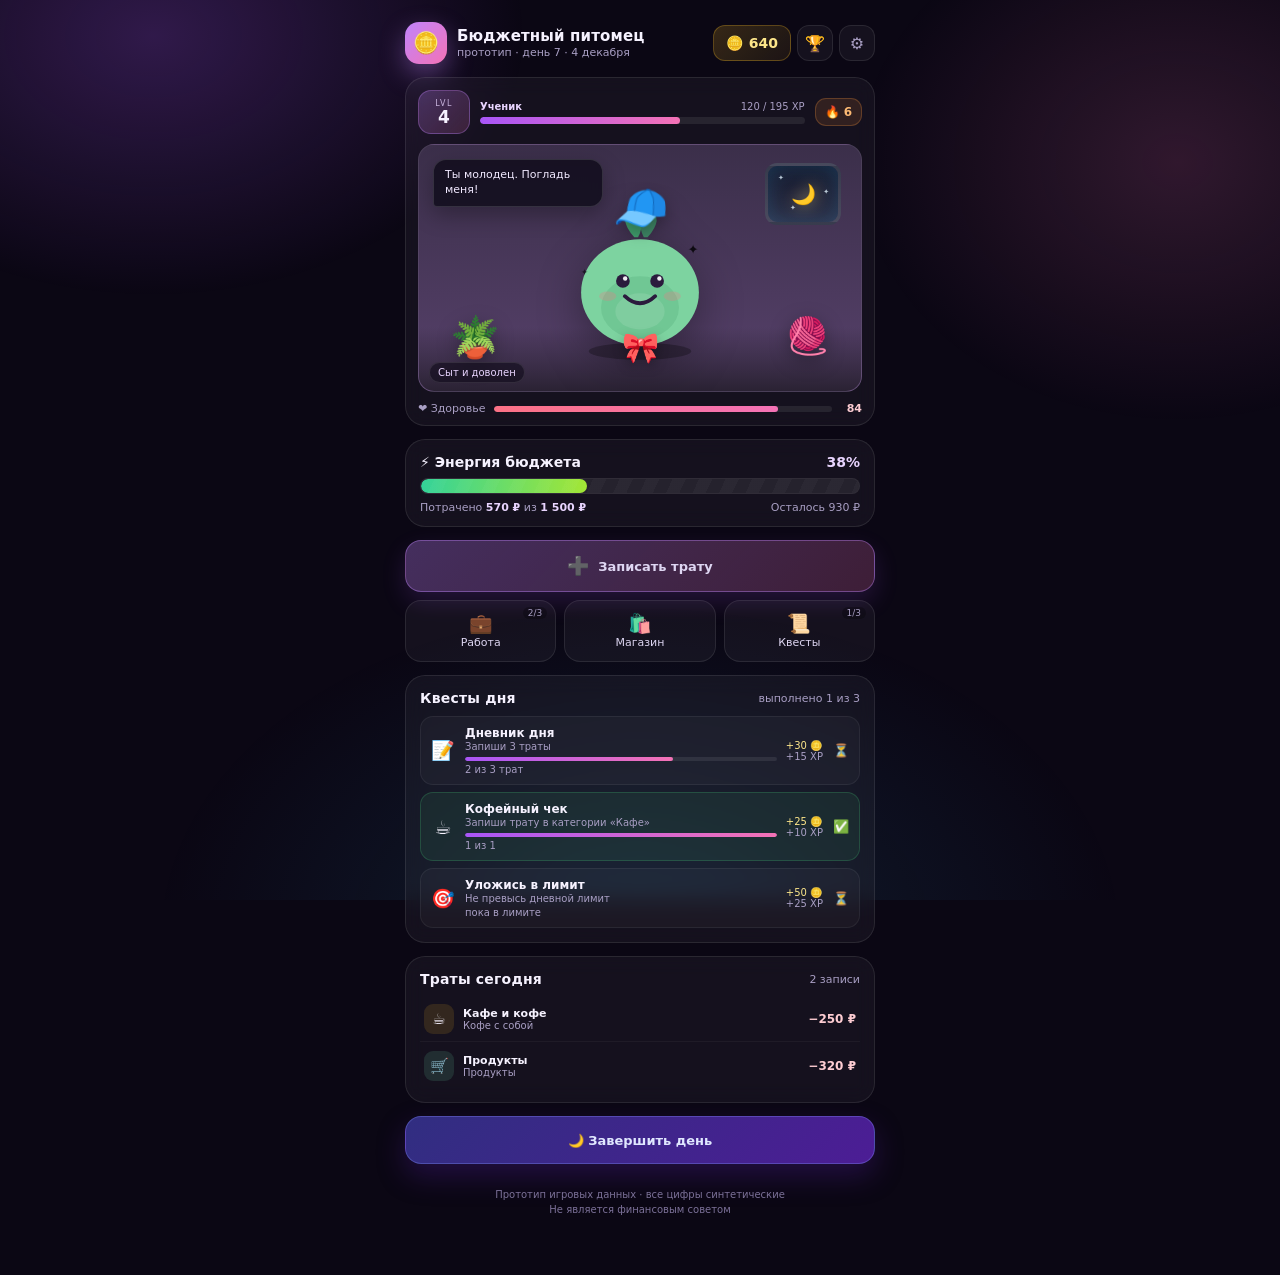
<file: financial-tamagotchi/prototype/index.html>
<!DOCTYPE html>
<html lang="ru">
<head>
<meta charset="utf-8">
<meta name="viewport" content="width=device-width, initial-scale=1, viewport-fit=cover">
<title>Бюджетный питомец — игровой прототип</title>
<meta name="description" content="Прототип игры «Финансовый тамагочи»: энергия бюджета, XP, квесты, стрики и магазин косметики.">
<link rel="stylesheet" href="styles.css">
</head>
<body>
<main class="app">
  <header class="topbar">
    <div class="brand">
      <div class="logo">🪙</div>
      <div>
        <b>Бюджетный питомец</b>
        <small>прототип · день <span id="dayNum">7</span> · <span id="dateText">6 ноября</span></small>
      </div>
    </div>
    <div class="topActions">
      <button class="chip" id="coinChip" title="Игровые монеты">🪙 <span id="coinNum">640</span></button>
      <button class="iconBtn" id="achBtn" title="Достижения">🏆</button>
      <button class="iconBtn" id="settingsBtn" title="Настройки">⚙️</button>
    </div>
  </header>

  <section class="card hero">
    <div class="levelRow">
      <div class="lvlBadge"><small>LVL</small><b id="levelNum">4</b></div>
      <div class="xpWrap">
        <div class="xpTop"><span id="levelTitle">Джуниор</span><span id="xpText">120 / 195 XP</span></div>
        <div class="xpBar"><i id="xpFill"></i></div>
      </div>
      <div class="streakChip" title="Дней подряд с записями трат">🔥 <b id="streakNum">6</b></div>
    </div>

    <div class="room" id="room">
      <div class="window"><span class="star s1">✦</span><span class="star s2">✦</span><span class="star s3">✦</span><span class="moon">🌙</span></div>
      <div class="furniture" id="furniture"></div>
      <button class="petWrap mood-happy" id="petWrap" aria-label="Погладить питомца"></button>
      <div class="bubble" id="bubble">Мне нравится, как мы сегодня держимся!</div>
      <div class="moodTag" id="moodTag">Сыт и доволен</div>
    </div>

    <div class="healthRow">
      <span>❤️ Здоровье</span>
      <div class="healthBar"><i id="healthFill" style="width:84%"></i></div>
      <b id="healthNum">84</b>
    </div>
  </section>

  <section class="card energyCard">
    <div class="energyTop">
      <h2>⚡ Энергия бюджета</h2>
      <b id="energyPct">38%</b>
    </div>
    <div class="energyBar" id="energyBar"><i id="energyFill" style="width:38%"></i></div>
    <div class="energyMeta">
      <span>Потрачено <b id="spentText">570 ₽</b> из <b id="limitText">1 500 ₽</b></span>
      <span id="leftText">Осталось 930 ₽</span>
    </div>
  </section>

  <section class="actions">
    <button class="action primary" data-modal="expense"><span class="ico">➕</span> Записать трату</button>
    <button class="action" id="workBtn"><span class="ico">💼</span> Работа <small id="workLeft">2/3</small></button>
    <button class="action" data-modal="shop"><span class="ico">🛍️</span> Магазин</button>
    <button class="action" data-modal="quests"><span class="ico">📜</span> Квесты <small id="questLeft">1/3</small></button>
  </section>

  <section class="card">
    <div class="cardHead">
      <h2>Квесты дня</h2>
      <span class="hint" id="questHint">выполнено 1 из 3</span>
    </div>
    <div class="questList" id="questList"></div>
  </section>

  <section class="card">
    <div class="cardHead">
      <h2>Траты сегодня</h2>
      <span class="hint" id="txCount">2 записи</span>
    </div>
    <div class="txList" id="txList"></div>
  </section>

  <button class="endDay" id="endDay">🌙 Завершить день</button>
  <p class="foot">Прототип игровых данных · все цифры синтетические<br>Не является финансовым советом</p>
</main>

<!-- ============ EXPENSE ============ -->
<div class="modal" id="modal-expense">
  <div class="modalBackdrop" data-close></div>
  <div class="sheet">
    <div class="sheetHead">
      <div><h2>Новая трата</h2><p>Запись съедает энергию бюджета и даёт XP</p></div>
      <button class="closeBtn" data-close>✕</button>
    </div>
    <div class="amountWrap">
      <input class="amountInput" id="amountInput" type="text" inputmode="numeric" placeholder="0" autocomplete="off">
      <span class="cur">₽</span>
    </div>
    <div class="quick" id="quickAmounts">
      <button data-amount="100">100 ₽</button>
      <button data-amount="300">300 ₽</button>
      <button data-amount="500">500 ₽</button>
      <button data-amount="1000">1 000 ₽</button>
    </div>
    <p class="label">Категория</p>
    <div class="catGrid" id="catGrid"></div>
    <p class="label">Заметка <span style="color:var(--muted-2)">(необязательно, +3 XP)</span></p>
    <input class="noteInput" id="noteInput" type="text" placeholder="Например: кофе с собой" maxlength="60" autocomplete="off">
    <div class="xpPreview" id="xpPreview">Запись даст ≈ +7 XP</div>
    <button class="submitBtn" id="addExpenseBtn">Записать трату</button>
  </div>
</div>

<!-- ============ SHOP ============ -->
<div class="modal" id="modal-shop">
  <div class="modalBackdrop" data-close></div>
  <div class="sheet">
    <div class="sheetHead">
      <div><h2>Магазин</h2><p>Косметика за игровые монеты · <span id="shopCoins">640</span> 🪙</p></div>
      <button class="closeBtn" data-close>✕</button>
    </div>
    <div class="tabs" id="shopTabs"></div>
    <div class="shopGrid" id="shopGrid"></div>
  </div>
</div>

<!-- ============ QUESTS ============ -->
<div class="modal" id="modal-quests">
  <div class="modalBackdrop" data-close></div>
  <div class="sheet">
    <div class="sheetHead">
      <div><h2>Квесты дня</h2><p>Обновляются после завершения дня</p></div>
      <button class="closeBtn" data-close>✕</button>
    </div>
    <div class="questList" id="questListFull"></div>
  </div>
</div>

<!-- ============ ACHIEVEMENTS ============ -->
<div class="modal" id="modal-ach">
  <div class="modalBackdrop" data-close></div>
  <div class="sheet">
    <div class="sheetHead">
      <div><h2>Достижения</h2><p id="achCount">4 из 22 открыто</p></div>
      <button class="closeBtn" data-close>✕</button>
    </div>
    <div class="achGrid" id="achGrid"></div>
  </div>
</div>

<!-- ============ WORK ============ -->
<div class="modal" id="modal-work">
  <div class="modalBackdrop" data-close></div>
  <div class="sheet">
    <div class="sheetHead">
      <div><h2>Смена питомца</h2><p>Лови монеты 5 секунд — каждая даёт +2 🪙</p></div>
      <button class="closeBtn" data-close>✕</button>
    </div>
    <div class="workStage" id="workStage">
      <div class="workBg"></div>
      <div class="workHud">
        <span>⏱ <b class="workTimer" id="workTimer">5.0</b></span>
        <span>Бонус: <b id="workScore">0</b> 🪙</span>
      </div>
      <div class="coinField" id="coinField"></div>
      <div class="workPet" id="workPet">🟢</div>
      <div class="workOverlay" id="workOverlay">
        <h3 id="workOverlayTitle">Питомец готов к смене</h3>
        <p id="workOverlayText">Базовые монеты зависят от уровня и стрика. Успей поймать как можно больше монет.</p>
        <button class="startBtn" id="workStartBtn">Начать смену</button>
        <div class="workResult" id="workResult"></div>
      </div>
    </div>
  </div>
</div>

<!-- ============ SETTINGS ============ -->
<div class="modal" id="modal-settings">
  <div class="modalBackdrop" data-close></div>
  <div class="sheet">
    <div class="sheetHead">
      <div><h2>Настройки</h2><p>Демо-режим прототипа</p></div>
      <button class="closeBtn" data-close>✕</button>
    </div>
    <div class="settingRow">
      <div><label>Дневной лимит трат</label><small>Энергия = потрачено / лимит</small></div>
      <input class="settingInput" id="limitInput" type="number" min="300" max="20000" step="100">
    </div>
    <div class="settingRow">
      <div><label>Стрик</label><small>Дней подряд с записями</small></div>
      <b id="settingsStreak">6</b>
    </div>
    <div class="settingRow">
      <div><label>Здоровье питомца</label><small>Еда в магазине восстанавливает</small></div>
      <b id="settingsHealth">84</b>
    </div>
    <button class="saveBtn" id="saveSettings">Сохранить лимит</button>
    <button class="dangerBtn" id="resetBtn">Сбросить прогресс демо</button>
  </div>
</div>

<!-- ============ SUMMARY ============ -->
<div class="modal" id="modal-summary">
  <div class="modalBackdrop"></div>
  <div class="sheet">
    <div class="sumHero" id="sumHero">🌙</div>
    <h3 class="sumTitle" id="sumTitle">День 7 завершён</h3>
    <p class="sumSub" id="sumSub">Вот что получилось</p>
    <div class="sumGrid" id="sumGrid"></div>
    <p class="sumNote" id="sumNote"></p>
    <button class="submitBtn" data-close>Продолжить</button>
  </div>
</div>

<div class="toasts" id="toasts"></div>
<div class="confetti" id="confetti"></div>

<script src="data.js"></script>
<script src="game.js"></script>
<script src="ui.js"></script>
<script src="app.js"></script>
</body>
</html>
</file>
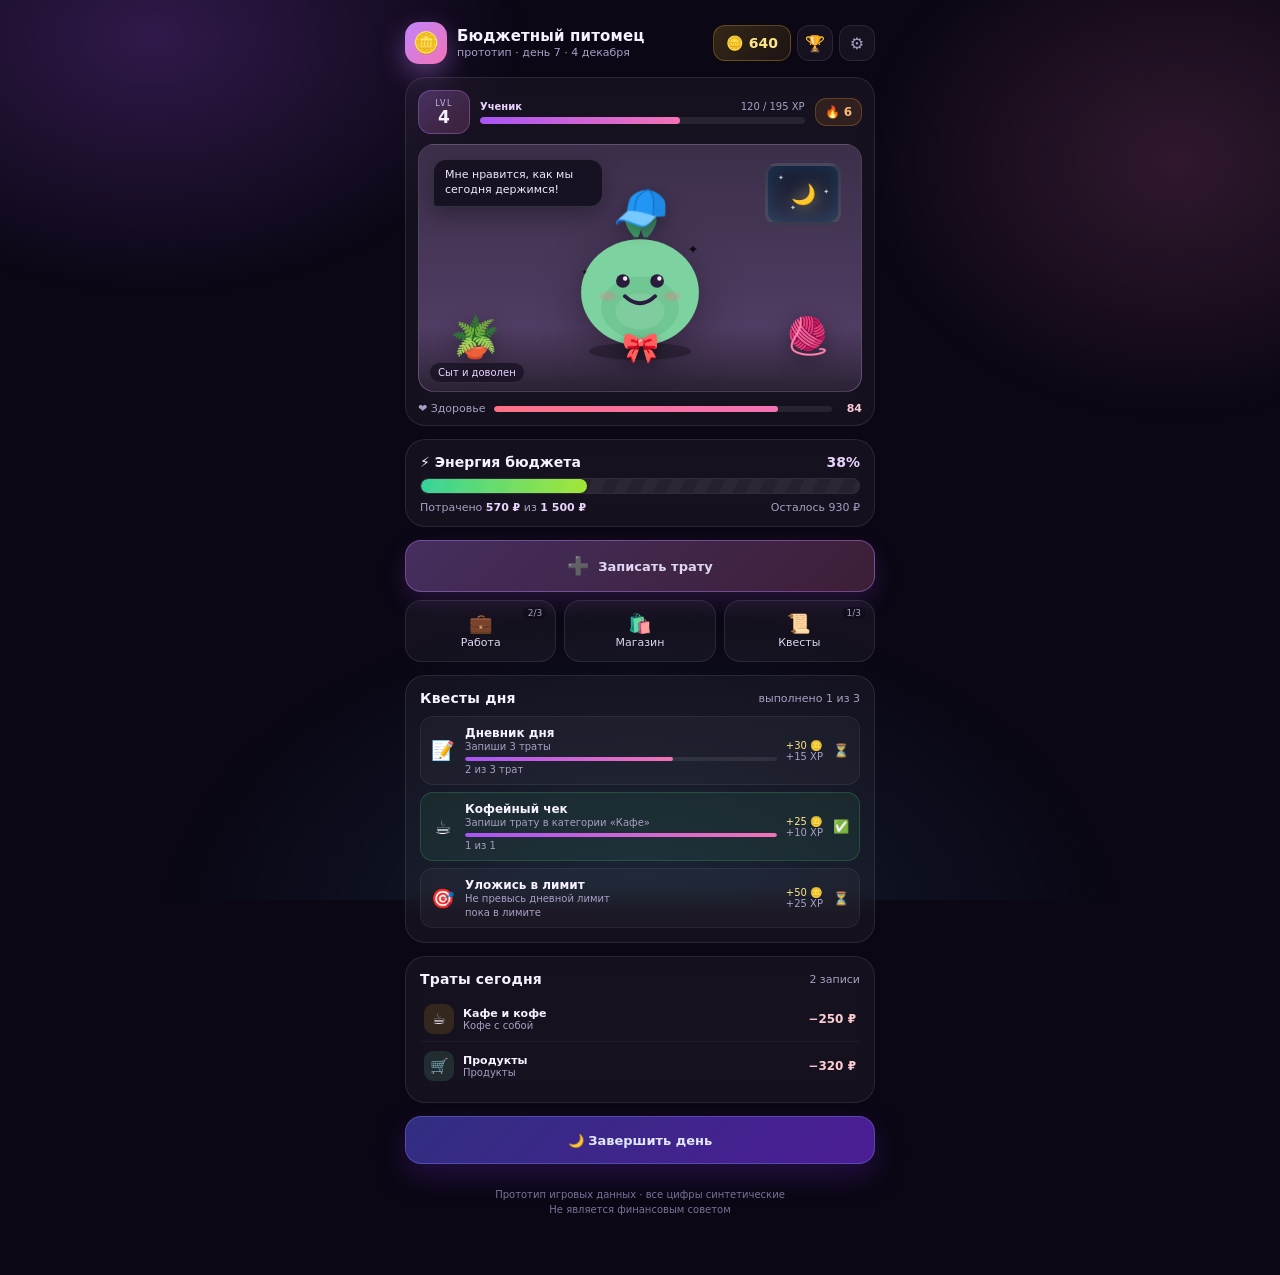
<file: financial-tamagotchi/prototype/standalone.html>
<!DOCTYPE html>
<html lang="ru">
<head>
<meta charset="utf-8">
<meta name="viewport" content="width=device-width, initial-scale=1, viewport-fit=cover">
<title>Бюджетный питомец — игровой прототип</title>
<meta name="description" content="Прототип игры «Финансовый тамагочи»: энергия бюджета, XP, квесты, стрики и магазин косметики.">
<style>
:root{
  --bg:#0b0714; --panel:rgba(255,255,255,.045); --panel-2:rgba(255,255,255,.075);
  --line:rgba(255,255,255,.09); --text:#f6f2ff; --muted:#a99fc4; --muted-2:#7c7199;
  --accent:#c084fc; --accent-2:#f472b6; --gold:#fbbf24; --green:#4ade80;
  --red:#fb7185; --blue:#38bdf8;
  --wall:#3b2f4a; --wall2:#57416b; --floor:#2a2233; --accentRoom:#f0abfc;
}
*{box-sizing:border-box}
html,body{margin:0;min-height:100%}
body{
  font-family:"Segoe UI",system-ui,-apple-system,"Inter",sans-serif;
  background:var(--bg); color:var(--text);
  display:flex; justify-content:center; padding:22px 12px 48px;
  -webkit-font-smoothing:antialiased;
}
body::before{
  content:""; position:fixed; inset:0; z-index:0; pointer-events:none;
  background:
    radial-gradient(600px 420px at 12% 4%, rgba(168,85,247,.24), transparent 62%),
    radial-gradient(520px 420px at 92% 18%, rgba(244,114,182,.16), transparent 62%),
    radial-gradient(760px 520px at 50% 104%, rgba(56,189,248,.12), transparent 64%);
}
button{font:inherit;color:inherit;border:0;background:none;cursor:pointer}
input{font:inherit}
.app{width:100%;max-width:470px;position:relative;z-index:1;display:flex;flex-direction:column;gap:13px}

/* ---------- top bar ---------- */
.topbar{display:flex;align-items:center;justify-content:space-between;gap:8px}
.brand{display:flex;align-items:center;gap:10px;min-width:0}
.logo{
  width:42px;height:42px;border-radius:14px;display:grid;place-items:center;font-size:21px;
  background:linear-gradient(135deg,#c084fc,#f472b6);
  box-shadow:0 10px 26px rgba(192,132,252,.38);
}
.brand b{display:block;font-size:15px;letter-spacing:.15px;white-space:nowrap}
.brand small{display:block;color:var(--muted);font-size:11px;margin-top:1px}
.topActions{display:flex;gap:6px;align-items:center}
.chip{
  display:flex;align-items:center;gap:6px;height:36px;padding:0 12px;border-radius:12px;
  background:linear-gradient(135deg,rgba(251,191,36,.18),rgba(251,191,36,.07));
  border:1px solid rgba(251,191,36,.28);font-weight:700;font-size:14px;color:#fde68a;
  transition:transform .18s;
}
.chip.bump{transform:scale(1.12)}
.iconBtn{
  width:36px;height:36px;border-radius:12px;display:grid;place-items:center;font-size:16px;
  background:var(--panel);border:1px solid var(--line);color:var(--muted);
}
.iconBtn:hover{background:var(--panel-2);color:var(--text)}

/* ---------- cards ---------- */
.card{
  background:var(--panel);border:1px solid var(--line);border-radius:20px;
  padding:14px;backdrop-filter:blur(10px);
}
.cardHead{display:flex;align-items:center;justify-content:space-between;gap:8px;margin-bottom:10px}
.cardHead h2{font-size:14px;margin:0;font-weight:700;letter-spacing:.2px}
.cardHead .hint{font-size:11px;color:var(--muted)}
.link{font-size:11px;color:var(--accent);padding:2px 6px;border-radius:8px}
.link:hover{background:rgba(192,132,252,.12)}

/* ---------- hero / room ---------- */
.hero{padding:12px 12px 10px;display:flex;flex-direction:column;gap:10px;overflow:hidden}
.levelRow{display:flex;align-items:center;gap:10px}
.lvlBadge{
  display:flex;flex-direction:column;align-items:center;justify-content:center;
  min-width:52px;height:44px;border-radius:13px;
  background:linear-gradient(135deg,rgba(192,132,252,.25),rgba(244,114,182,.16));
  border:1px solid rgba(192,132,252,.32);
}
.lvlBadge small{font-size:8px;letter-spacing:1.4px;color:#e9d5ff;opacity:.8}
.lvlBadge b{font-size:17px;line-height:1;margin-top:1px}
.xpWrap{flex:1;min-width:0}
.xpTop{display:flex;justify-content:space-between;font-size:10px;color:var(--muted);margin-bottom:5px}
.xpTop span:first-child{color:#e9d5ff;font-weight:600}
.xpBar{height:7px;border-radius:99px;background:rgba(255,255,255,.08);overflow:hidden}
.xpBar i{display:block;height:100%;width:0;border-radius:99px;background:linear-gradient(90deg,#a855f7,#f472b6);transition:width .4s cubic-bezier(.2,.8,.2,1)}
.streakChip{
  display:flex;align-items:center;gap:4px;font-size:12px;font-weight:700;color:#fdba74;
  background:rgba(251,146,60,.12);border:1px solid rgba(251,146,60,.25);
  padding:6px 9px;border-radius:11px;white-space:nowrap;
}

.room{
  position:relative;height:248px;border-radius:16px;overflow:hidden;
  background:linear-gradient(180deg,var(--wall),var(--wall2));
  border:1px solid rgba(255,255,255,.07);
  transition:background .5s;
}
.room::after{
  content:"";position:absolute;left:0;right:0;bottom:0;height:64px;
  background:linear-gradient(180deg,transparent,var(--floor));
}
.window{
  position:absolute;top:18px;right:20px;width:76px;height:62px;border-radius:12px;
  background:linear-gradient(180deg,rgba(15,23,42,.85),rgba(30,41,59,.6));
  border:3px solid rgba(255,255,255,.14);box-shadow:inset 0 0 22px rgba(56,189,248,.18);
  display:grid;place-items:center;font-size:20px;overflow:hidden;
}
.window .moon{filter:drop-shadow(0 0 8px rgba(253,230,138,.6));animation:moonFloat 6s ease-in-out infinite}
.window .star{position:absolute;font-size:7px;color:#e0f2fe;opacity:.8;animation:twinkle 3s ease-in-out infinite}
.window .s1{top:8px;left:10px}
.window .s2{bottom:10px;left:22px;animation-delay:1.2s}
.window .s3{top:22px;right:9px;animation-delay:.6s}
@keyframes moonFloat{0%,100%{transform:translateY(0)}50%{transform:translateY(-3px)}}
@keyframes twinkle{0%,100%{opacity:.25;transform:scale(.8)}50%{opacity:1;transform:scale(1.15)}}

.furniture{position:absolute;inset:0;pointer-events:none;z-index:2}
.furniture span{position:absolute;filter:drop-shadow(0 6px 10px rgba(0,0,0,.35));animation:floaty 5s ease-in-out infinite}
.furniture span:nth-child(2){animation-delay:1.4s}
.furniture span:nth-child(3){animation-delay:2.3s}
@keyframes floaty{0%,100%{transform:translateY(0) rotate(-1deg)}50%{transform:translateY(-4px) rotate(1deg)}}

.petWrap{
  position:absolute;left:50%;bottom:10px;transform:translateX(-50%);
  width:210px;height:196px;z-index:3;display:grid;place-items:end center;
  padding-bottom:6px;border-radius:20px;
}
.petWrap:active{transform:translateX(-50%) scale(.98)}
.petSvg{width:190px;height:190px;overflow:visible;filter:drop-shadow(0 14px 22px rgba(0,0,0,.35))}
.petWrap.mood-happy .petSvg{animation:bob 2.4s ease-in-out infinite}
.petWrap.mood-neutral .petSvg{animation:sway 3.4s ease-in-out infinite}
.petWrap.mood-sad .petSvg{animation:droop 4s ease-in-out infinite}
.petWrap.mood-sick .petSvg{animation:shiver 1.6s ease-in-out infinite}
@keyframes bob{0%,100%{transform:translateY(0)}50%{transform:translateY(-7px)}}
@keyframes sway{0%,100%{transform:rotate(-1.2deg)}50%{transform:rotate(1.2deg)}}
@keyframes droop{0%,100%{transform:translateY(2px) scale(.99)}50%{transform:translateY(4px) scale(.985)}}
@keyframes shiver{0%,100%{transform:translateX(0)}25%{transform:translateX(-1.5px)}75%{transform:translateX(1.5px)}}
.hat{
  position:absolute;top:0;left:50%;transform:translateX(-50%) rotate(-6deg);
  font-size:46px;line-height:1;z-index:5;filter:drop-shadow(0 6px 8px rgba(0,0,0,.3));
  animation:hatBob 3s ease-in-out infinite;
}
@keyframes hatBob{0%,100%{transform:translateX(-50%) rotate(-6deg) translateY(0)}50%{transform:translateX(-50%) rotate(-3deg) translateY(-3px)}}
.acc{
  position:absolute;bottom:16px;left:50%;transform:translateX(-50%);
  font-size:30px;z-index:5;filter:drop-shadow(0 4px 6px rgba(0,0,0,.3));
}

.bubble{
  position:absolute;top:14px;left:14px;max-width:170px;z-index:6;
  background:rgba(15,11,26,.82);border:1px solid rgba(255,255,255,.13);
  padding:8px 11px;border-radius:13px;border-bottom-left-radius:4px;
  font-size:11px;line-height:1.35;color:#f1e9ff;backdrop-filter:blur(6px);
  box-shadow:0 8px 22px rgba(0,0,0,.28);
}
.bubble.pop{animation:bubblePop .35s cubic-bezier(.2,1.4,.4,1)}
@keyframes bubblePop{0%{transform:scale(.85);opacity:.4}100%{transform:scale(1);opacity:1}}
.moodTag{
  position:absolute;bottom:8px;left:10px;z-index:6;font-size:10px;color:#e9d5ff;
  background:rgba(15,11,26,.6);border:1px solid rgba(255,255,255,.1);
  padding:4px 8px;border-radius:99px;backdrop-filter:blur(4px);
}

.healthRow{display:flex;align-items:center;gap:8px;font-size:11px;color:var(--muted)}
.healthRow b{color:#fecdd3;font-size:11px;min-width:22px;text-align:right}
.healthBar{flex:1;height:6px;border-radius:99px;background:rgba(255,255,255,.08);overflow:hidden}
.healthBar i{display:block;height:100%;border-radius:99px;background:linear-gradient(90deg,#fb7185,#f472b6);transition:width .4s}

/* ---------- energy ---------- */
.energyCard{padding-bottom:12px}
.energyTop{display:flex;justify-content:space-between;align-items:baseline;margin-bottom:8px}
.energyTop h2{margin:0;font-size:14px}
.energyTop b{font-size:14px;color:#e9d5ff}
.energyBar{position:relative;height:16px;border-radius:99px;background:rgba(255,255,255,.07);overflow:hidden;border:1px solid rgba(255,255,255,.05)}
.energyBar i{
  display:block;height:100%;width:0;border-radius:99px;
  background:linear-gradient(90deg,#34d399,#a3e635);
  transition:width .45s cubic-bezier(.2,.8,.2,1),background .3s;
}
.energyBar.warn i{background:linear-gradient(90deg,#fbbf24,#fb923c)}
.energyBar.over i{background:linear-gradient(90deg,#fb7185,#e11d48);animation:overPulse 1.2s ease-in-out infinite}
@keyframes overPulse{0%,100%{filter:brightness(1)}50%{filter:brightness(1.25)}}
.energyBar::after{
  content:"";position:absolute;inset:0;pointer-events:none;
  background:repeating-linear-gradient(115deg,transparent 0 12px,rgba(255,255,255,.05) 12px 24px);
  opacity:.5;
}
.energyMeta{display:flex;justify-content:space-between;margin-top:7px;font-size:11px;color:var(--muted)}
.energyMeta b{color:#e9d5ff}

/* ---------- actions ---------- */
.actions{display:grid;grid-template-columns:repeat(3,1fr);gap:8px}
.action{
  position:relative;display:flex;flex-direction:column;align-items:center;justify-content:center;gap:3px;
  min-height:62px;border-radius:16px;background:var(--panel);border:1px solid var(--line);
  font-size:11px;color:#ded6f2;transition:transform .12s,background .2s;
}
.action:hover{background:var(--panel-2)}
.action:active{transform:scale(.97)}
.action .ico{font-size:19px;line-height:1}
.action small{position:absolute;top:6px;right:8px;font-size:9px;color:var(--muted);background:rgba(0,0,0,.25);padding:1px 5px;border-radius:99px}
.action.primary{
  grid-column:span 3;min-height:52px;flex-direction:row;gap:9px;font-size:13px;font-weight:700;
  background:linear-gradient(135deg,rgba(192,132,252,.32),rgba(244,114,182,.22));
  border-color:rgba(192,132,252,.4);box-shadow:0 10px 24px rgba(168,85,247,.16);
}
.action.primary .ico{font-size:18px}
.action.primary:hover{background:linear-gradient(135deg,rgba(192,132,252,.42),rgba(244,114,182,.3))}

/* ---------- quests ---------- */
.questList{display:flex;flex-direction:column;gap:7px}
.quest{
  display:flex;gap:9px;align-items:center;padding:9px;border-radius:13px;
  background:rgba(255,255,255,.03);border:1px solid rgba(255,255,255,.06);
}
.quest.done{background:rgba(74,222,128,.08);border-color:rgba(74,222,128,.2)}
.quest.failed{opacity:.55}
.quest .qIco{font-size:19px;width:26px;text-align:center;flex:none}
.quest .qBody{flex:1;min-width:0}
.quest .qTitle{font-size:12px;font-weight:600;display:flex;gap:6px;align-items:center}
.quest .qDesc{font-size:10px;color:var(--muted);margin-top:1px;white-space:nowrap;overflow:hidden;text-overflow:ellipsis}
.quest .qReward{font-size:10px;color:#fde68a;white-space:nowrap;flex:none}
.quest .qStatus{font-size:13px;flex:none;width:18px;text-align:center}
.qBar{height:4px;border-radius:99px;background:rgba(255,255,255,.08);margin-top:5px;overflow:hidden}
.qBar i{display:block;height:100%;background:linear-gradient(90deg,#a855f7,#f472b6);border-radius:99px;transition:width .3s}

/* ---------- transactions ---------- */
.txList{display:flex;flex-direction:column;gap:2px}
.tx{
  display:flex;align-items:center;gap:9px;padding:7px 4px;border-bottom:1px solid rgba(255,255,255,.045);
  animation:txIn .3s ease both;
}
.tx:last-child{border-bottom:0}
@keyframes txIn{from{opacity:0;transform:translateY(-4px)}to{opacity:1;transform:none}}
.tx .tIco{width:30px;height:30px;border-radius:9px;display:grid;place-items:center;font-size:15px;background:rgba(255,255,255,.06);flex:none}
.tx .tBody{flex:1;min-width:0}
.tx .tName{font-size:11px;font-weight:600}
.tx .tNote{font-size:10px;color:var(--muted);white-space:nowrap;overflow:hidden;text-overflow:ellipsis}
.tx .tAmount{font-size:12px;font-weight:700;color:#fecdd3;white-space:nowrap}
.empty{font-size:11px;color:var(--muted);text-align:center;padding:10px 0}

/* ---------- end day ---------- */
.endDay{
  width:100%;min-height:48px;border-radius:16px;font-size:13px;font-weight:700;
  background:linear-gradient(135deg,#312e81,#4c1d95);border:1px solid rgba(129,140,248,.35);
  color:#e0e7ff;box-shadow:0 12px 28px rgba(76,29,149,.35);transition:transform .12s,filter .2s;
}
.endDay:hover{filter:brightness(1.15)}
.endDay:active{transform:scale(.98)}
.endDay.warn{background:linear-gradient(135deg,#7f1d1d,#9f1239);border-color:rgba(251,113,133,.4);color:#ffe4e6}
.foot{text-align:center;font-size:10px;color:var(--muted-2);line-height:1.5;padding:0 10px}

/* ---------- modals ---------- */
.modal{position:fixed;inset:0;z-index:50;display:none;align-items:flex-end;justify-content:center;padding:0}
.modal.open{display:flex}
.modalBackdrop{position:absolute;inset:0;background:rgba(5,3,10,.68);backdrop-filter:blur(6px);animation:fadeIn .2s}
@keyframes fadeIn{from{opacity:0}to{opacity:1}}
.sheet{
  position:relative;width:100%;max-width:470px;max-height:90vh;overflow:auto;
  background:linear-gradient(180deg,#1b1430,#140f24);
  border:1px solid rgba(255,255,255,.1);border-bottom:0;border-radius:24px 24px 0 0;
  padding:18px 16px 22px;animation:sheetUp .28s cubic-bezier(.2,.9,.25,1);
  box-shadow:0 -20px 60px rgba(0,0,0,.5);
}
@keyframes sheetUp{from{transform:translateY(30px);opacity:.5}to{transform:none;opacity:1}}
@media (min-width:560px){
  .modal{align-items:center;padding:20px}
  .sheet{border-radius:24px;border-bottom:1px solid rgba(255,255,255,.1);max-height:86vh}
}
.sheetHead{display:flex;align-items:center;justify-content:space-between;gap:10px;margin-bottom:14px}
.sheetHead h2{margin:0;font-size:17px}
.sheetHead p{margin:2px 0 0;font-size:11px;color:var(--muted)}
.closeBtn{width:34px;height:34px;border-radius:11px;display:grid;place-items:center;background:rgba(255,255,255,.06);color:var(--muted);font-size:15px;flex:none}
.closeBtn:hover{background:rgba(255,255,255,.12);color:#fff}

/* ---------- expense form ---------- */
.amountWrap{position:relative;margin-bottom:12px}
.amountInput{
  width:100%;height:64px;border-radius:16px;border:1px solid rgba(192,132,252,.3);
  background:rgba(192,132,252,.07);color:#fff;font-size:28px;font-weight:700;
  padding:0 52px 0 16px;outline:none;letter-spacing:.5px;
}
.amountInput:focus{border-color:rgba(192,132,252,.65);box-shadow:0 0 0 3px rgba(192,132,252,.12)}
.amountWrap .cur{position:absolute;right:16px;top:50%;transform:translateY(-50%);font-size:18px;color:var(--muted);font-weight:600}
.quick{display:flex;gap:6px;margin-bottom:14px;flex-wrap:wrap}
.quick button{flex:1;min-width:64px;height:32px;border-radius:10px;background:rgba(255,255,255,.05);border:1px solid rgba(255,255,255,.08);font-size:11px;color:#ded6f2}
.quick button:hover{background:rgba(192,132,252,.15);border-color:rgba(192,132,252,.3)}
.label{font-size:11px;color:var(--muted);margin:0 0 7px;font-weight:600;letter-spacing:.2px}
.catGrid{display:grid;grid-template-columns:repeat(4,1fr);gap:6px;margin-bottom:14px}
.catBtn{
  display:flex;flex-direction:column;align-items:center;gap:3px;padding:8px 2px;border-radius:11px;
  background:rgba(255,255,255,.035);border:1px solid rgba(255,255,255,.07);font-size:9px;color:var(--muted);
  transition:background .15s,border-color .15s;
}
.catBtn span{font-size:17px;line-height:1}
.catBtn.sel{background:rgba(192,132,252,.16);border-color:rgba(192,132,252,.5);color:#f3e8ff}
.noteInput{
  width:100%;height:42px;border-radius:12px;border:1px solid rgba(255,255,255,.1);
  background:rgba(255,255,255,.04);color:#fff;padding:0 12px;font-size:12px;outline:none;margin-bottom:14px;
}
.noteInput:focus{border-color:rgba(192,132,252,.5)}
.submitBtn{
  width:100%;min-height:48px;border-radius:14px;font-size:13px;font-weight:700;
  background:linear-gradient(135deg,#a855f7,#ec4899);color:#fff;
  box-shadow:0 10px 26px rgba(168,85,247,.3);transition:transform .12s,filter .2s;
}
.submitBtn:hover{filter:brightness(1.08)}
.submitBtn:active{transform:scale(.985)}
.xpPreview{text-align:center;font-size:10px;color:var(--muted);margin:-6px 0 12px}

/* ---------- shop ---------- */
.tabs{display:flex;gap:6px;overflow-x:auto;padding-bottom:10px;margin-bottom:6px;scrollbar-width:none}
.tabs::-webkit-scrollbar{display:none}
.tab{flex:none;height:30px;padding:0 12px;border-radius:99px;background:rgba(255,255,255,.05);border:1px solid rgba(255,255,255,.08);font-size:11px;color:var(--muted)}
.tab.active{background:rgba(192,132,252,.18);border-color:rgba(192,132,252,.45);color:#f3e8ff}
.shopGrid{display:grid;grid-template-columns:repeat(2,1fr);gap:8px}
.shopItem{
  position:relative;border-radius:14px;padding:10px;background:rgba(255,255,255,.035);
  border:1px solid rgba(255,255,255,.07);display:flex;flex-direction:column;gap:5px;min-height:132px;
}
.shopItem.owned{border-color:rgba(74,222,128,.25);background:rgba(74,222,128,.05)}
.shopItem .siIco{font-size:30px;line-height:1;filter:drop-shadow(0 6px 8px rgba(0,0,0,.25))}
.shopItem .siName{font-size:11px;font-weight:600;line-height:1.25}
.shopItem .siDesc{font-size:9px;color:var(--muted);line-height:1.3;flex:1}
.shopItem .siBottom{display:flex;align-items:center;justify-content:space-between;gap:6px;margin-top:2px}
.shopItem .siPrice{font-size:11px;font-weight:700;color:#fde68a}
.shopItem .siBtn{height:28px;padding:0 9px;border-radius:9px;font-size:10px;font-weight:700;background:rgba(192,132,252,.18);border:1px solid rgba(192,132,252,.4);color:#f3e8ff}
.shopItem .siBtn:hover{background:rgba(192,132,252,.3)}
.shopItem .siBtn.equipped{background:rgba(74,222,128,.16);border-color:rgba(74,222,128,.4);color:#bbf7d0}
.shopItem .siBtn.locked{background:rgba(255,255,255,.05);border-color:rgba(255,255,255,.1);color:var(--muted)}
.shopItem .rarity{position:absolute;top:8px;right:8px;width:6px;height:6px;border-radius:99px}
.r-common{background:#94a3b8}.r-rare{background:#38bdf8}.r-epic{background:#c084fc}.r-legendary{background:#fbbf24;box-shadow:0 0 8px rgba(251,191,36,.6)}
.shopItem .ownedMark{position:absolute;top:6px;right:6px;font-size:10px}

/* ---------- achievements ---------- */
.achGrid{display:grid;grid-template-columns:repeat(2,1fr);gap:8px}
.ach{position:relative;border-radius:14px;padding:10px;background:rgba(255,255,255,.03);border:1px solid rgba(255,255,255,.06);display:flex;gap:8px;align-items:flex-start}
.ach.on{background:rgba(251,191,36,.08);border-color:rgba(251,191,36,.28)}
.ach.off{opacity:.55}
.ach .aIco{font-size:22px;line-height:1;flex:none;filter:grayscale(1);opacity:.6}
.ach.on .aIco{filter:none;opacity:1}
.ach .aBody{min-width:0}
.ach .aTitle{font-size:10px;font-weight:700;line-height:1.2}
.ach .aDesc{font-size:9px;color:var(--muted);line-height:1.3;margin-top:2px}
.ach .aReward{font-size:9px;color:#fde68a;margin-top:3px}

/* ---------- work minigame ---------- */
.workStage{position:relative;height:300px;border-radius:18px;overflow:hidden;background:linear-gradient(180deg,#241a3d,#171026);border:1px solid rgba(255,255,255,.08)}
.workStage .workBg{position:absolute;inset:0;background:radial-gradient(300px 200px at 50% 40%,rgba(192,132,252,.16),transparent 70%)}
.workPet{position:absolute;left:50%;bottom:8px;transform:translateX(-50%);font-size:78px;filter:drop-shadow(0 10px 18px rgba(0,0,0,.4));animation:bob 2s ease-in-out infinite}
.coinField{position:absolute;inset:0;z-index:4}
.miniCoin{
  position:absolute;width:44px;height:44px;border-radius:99px;display:grid;place-items:center;font-size:22px;
  background:radial-gradient(circle at 35% 30%,rgba(253,230,138,.35),rgba(251,191,36,.12));
  border:1px solid rgba(251,191,36,.45);box-shadow:0 0 18px rgba(251,191,36,.35);
  animation:coinPop .18s cubic-bezier(.2,1.5,.4,1);z-index:5;
}
@keyframes coinPop{from{transform:scale(.3);opacity:0}to{transform:scale(1);opacity:1}}
.workHud{position:absolute;top:10px;left:10px;right:10px;display:flex;justify-content:space-between;z-index:6;font-size:12px}
.workHud b{color:#fde68a}
.workTimer{font-variant-numeric:tabular-nums;font-weight:700}
.workOverlay{
  position:absolute;inset:0;z-index:8;display:flex;flex-direction:column;align-items:center;justify-content:center;gap:10px;
  background:rgba(11,7,20,.72);backdrop-filter:blur(3px);text-align:center;padding:20px;
}
.workOverlay h3{margin:0;font-size:16px}
.workOverlay p{margin:0;font-size:11px;color:var(--muted);line-height:1.45;max-width:240px}
.workOverlay .startBtn{min-width:170px;height:44px;border-radius:12px;font-weight:700;font-size:13px;background:linear-gradient(135deg,#a855f7,#ec4899);box-shadow:0 10px 24px rgba(168,85,247,.3)}
.workResult{font-size:12px;color:#bbf7d0}
.workResult b{font-size:22px;display:block;color:#fde68a;margin:2px 0}

/* ---------- settings ---------- */
.settingRow{display:flex;align-items:center;justify-content:space-between;gap:10px;padding:10px 0;border-bottom:1px solid rgba(255,255,255,.06)}
.settingRow label{font-size:12px}
.settingRow small{display:block;font-size:10px;color:var(--muted);margin-top:2px}
.settingInput{width:110px;height:36px;border-radius:10px;border:1px solid rgba(255,255,255,.12);background:rgba(255,255,255,.05);color:#fff;padding:0 10px;font-size:13px;text-align:right;outline:none}
.dangerBtn{width:100%;height:42px;border-radius:12px;margin-top:14px;background:rgba(251,113,133,.12);border:1px solid rgba(251,113,133,.3);color:#fecdd3;font-size:12px;font-weight:600}
.saveBtn{width:100%;height:44px;border-radius:12px;margin-top:12px;background:linear-gradient(135deg,#a855f7,#ec4899);font-size:13px;font-weight:700}

/* ---------- summary ---------- */
.sumHero{text-align:center;font-size:46px;line-height:1;margin:6px 0 4px;filter:drop-shadow(0 0 20px rgba(192,132,252,.4))}
.sumTitle{text-align:center;font-size:17px;font-weight:700;margin:0 0 3px}
.sumSub{text-align:center;font-size:11px;color:var(--muted);margin:0 0 14px}
.sumGrid{display:grid;grid-template-columns:repeat(3,1fr);gap:7px;margin-bottom:12px}
.sumCell{background:rgba(255,255,255,.04);border:1px solid rgba(255,255,255,.07);border-radius:12px;padding:9px 6px;text-align:center}
.sumCell span{display:block;font-size:9px;color:var(--muted);margin-bottom:3px}
.sumCell b{font-size:13px}
.sumNote{font-size:11px;color:var(--muted);line-height:1.5;text-align:center;margin:0 0 14px}

/* ---------- toast / confetti ---------- */
.toasts{position:fixed;left:50%;bottom:22px;transform:translateX(-50%);z-index:100;display:flex;flex-direction:column;gap:6px;width:min(92vw,420px);pointer-events:none}
.toast{
  padding:10px 13px;border-radius:12px;font-size:11px;line-height:1.35;
  background:rgba(27,20,48,.96);border:1px solid rgba(192,132,252,.3);
  box-shadow:0 12px 30px rgba(0,0,0,.4);animation:toastIn .25s cubic-bezier(.2,1.2,.4,1);
}
@keyframes toastIn{from{transform:translateY(12px);opacity:0}to{transform:none;opacity:1}}
.confetti{position:fixed;inset:0;pointer-events:none;z-index:120;overflow:hidden}
.confetti i{position:absolute;top:-10px;width:7px;height:11px;border-radius:2px;animation:confFall 1.8s linear forwards}
@keyframes confFall{0%{transform:translateY(0) rotate(0);opacity:1}100%{transform:translateY(105vh) rotate(540deg);opacity:0}}

@media (max-width:380px){
  .brand b{font-size:13px}
  .room{height:226px}
  .petSvg{width:168px;height:168px}
  .petWrap{width:190px;height:176px}
  .actions{grid-template-columns:repeat(3,1fr)}
}

</style>
</head>
<body>
<main class="app">
  <header class="topbar">
    <div class="brand">
      <div class="logo">🪙</div>
      <div>
        <b>Бюджетный питомец</b>
        <small>прототип · день <span id="dayNum">7</span> · <span id="dateText">6 ноября</span></small>
      </div>
    </div>
    <div class="topActions">
      <button class="chip" id="coinChip" title="Игровые монеты">🪙 <span id="coinNum">640</span></button>
      <button class="iconBtn" id="achBtn" title="Достижения">🏆</button>
      <button class="iconBtn" id="settingsBtn" title="Настройки">⚙️</button>
    </div>
  </header>

  <section class="card hero">
    <div class="levelRow">
      <div class="lvlBadge"><small>LVL</small><b id="levelNum">4</b></div>
      <div class="xpWrap">
        <div class="xpTop"><span id="levelTitle">Джуниор</span><span id="xpText">120 / 195 XP</span></div>
        <div class="xpBar"><i id="xpFill"></i></div>
      </div>
      <div class="streakChip" title="Дней подряд с записями трат">🔥 <b id="streakNum">6</b></div>
    </div>

    <div class="room" id="room">
      <div class="window"><span class="star s1">✦</span><span class="star s2">✦</span><span class="star s3">✦</span><span class="moon">🌙</span></div>
      <div class="furniture" id="furniture"></div>
      <button class="petWrap mood-happy" id="petWrap" aria-label="Погладить питомца"></button>
      <div class="bubble" id="bubble">Мне нравится, как мы сегодня держимся!</div>
      <div class="moodTag" id="moodTag">Сыт и доволен</div>
    </div>

    <div class="healthRow">
      <span>❤️ Здоровье</span>
      <div class="healthBar"><i id="healthFill" style="width:84%"></i></div>
      <b id="healthNum">84</b>
    </div>
  </section>

  <section class="card energyCard">
    <div class="energyTop">
      <h2>⚡ Энергия бюджета</h2>
      <b id="energyPct">38%</b>
    </div>
    <div class="energyBar" id="energyBar"><i id="energyFill" style="width:38%"></i></div>
    <div class="energyMeta">
      <span>Потрачено <b id="spentText">570 ₽</b> из <b id="limitText">1 500 ₽</b></span>
      <span id="leftText">Осталось 930 ₽</span>
    </div>
  </section>

  <section class="actions">
    <button class="action primary" data-modal="expense"><span class="ico">➕</span> Записать трату</button>
    <button class="action" id="workBtn"><span class="ico">💼</span> Работа <small id="workLeft">2/3</small></button>
    <button class="action" data-modal="shop"><span class="ico">🛍️</span> Магазин</button>
    <button class="action" data-modal="quests"><span class="ico">📜</span> Квесты <small id="questLeft">1/3</small></button>
  </section>

  <section class="card">
    <div class="cardHead">
      <h2>Квесты дня</h2>
      <span class="hint" id="questHint">выполнено 1 из 3</span>
    </div>
    <div class="questList" id="questList"></div>
  </section>

  <section class="card">
    <div class="cardHead">
      <h2>Траты сегодня</h2>
      <span class="hint" id="txCount">2 записи</span>
    </div>
    <div class="txList" id="txList"></div>
  </section>

  <button class="endDay" id="endDay">🌙 Завершить день</button>
  <p class="foot">Прототип игровых данных · все цифры синтетические<br>Не является финансовым советом</p>
</main>

<!-- ============ EXPENSE ============ -->
<div class="modal" id="modal-expense">
  <div class="modalBackdrop" data-close></div>
  <div class="sheet">
    <div class="sheetHead">
      <div><h2>Новая трата</h2><p>Запись съедает энергию бюджета и даёт XP</p></div>
      <button class="closeBtn" data-close>✕</button>
    </div>
    <div class="amountWrap">
      <input class="amountInput" id="amountInput" type="text" inputmode="numeric" placeholder="0" autocomplete="off">
      <span class="cur">₽</span>
    </div>
    <div class="quick" id="quickAmounts">
      <button data-amount="100">100 ₽</button>
      <button data-amount="300">300 ₽</button>
      <button data-amount="500">500 ₽</button>
      <button data-amount="1000">1 000 ₽</button>
    </div>
    <p class="label">Категория</p>
    <div class="catGrid" id="catGrid"></div>
    <p class="label">Заметка <span style="color:var(--muted-2)">(необязательно, +3 XP)</span></p>
    <input class="noteInput" id="noteInput" type="text" placeholder="Например: кофе с собой" maxlength="60" autocomplete="off">
    <div class="xpPreview" id="xpPreview">Запись даст ≈ +7 XP</div>
    <button class="submitBtn" id="addExpenseBtn">Записать трату</button>
  </div>
</div>

<!-- ============ SHOP ============ -->
<div class="modal" id="modal-shop">
  <div class="modalBackdrop" data-close></div>
  <div class="sheet">
    <div class="sheetHead">
      <div><h2>Магазин</h2><p>Косметика за игровые монеты · <span id="shopCoins">640</span> 🪙</p></div>
      <button class="closeBtn" data-close>✕</button>
    </div>
    <div class="tabs" id="shopTabs"></div>
    <div class="shopGrid" id="shopGrid"></div>
  </div>
</div>

<!-- ============ QUESTS ============ -->
<div class="modal" id="modal-quests">
  <div class="modalBackdrop" data-close></div>
  <div class="sheet">
    <div class="sheetHead">
      <div><h2>Квесты дня</h2><p>Обновляются после завершения дня</p></div>
      <button class="closeBtn" data-close>✕</button>
    </div>
    <div class="questList" id="questListFull"></div>
  </div>
</div>

<!-- ============ ACHIEVEMENTS ============ -->
<div class="modal" id="modal-ach">
  <div class="modalBackdrop" data-close></div>
  <div class="sheet">
    <div class="sheetHead">
      <div><h2>Достижения</h2><p id="achCount">4 из 22 открыто</p></div>
      <button class="closeBtn" data-close>✕</button>
    </div>
    <div class="achGrid" id="achGrid"></div>
  </div>
</div>

<!-- ============ WORK ============ -->
<div class="modal" id="modal-work">
  <div class="modalBackdrop" data-close></div>
  <div class="sheet">
    <div class="sheetHead">
      <div><h2>Смена питомца</h2><p>Лови монеты 5 секунд — каждая даёт +2 🪙</p></div>
      <button class="closeBtn" data-close>✕</button>
    </div>
    <div class="workStage" id="workStage">
      <div class="workBg"></div>
      <div class="workHud">
        <span>⏱ <b class="workTimer" id="workTimer">5.0</b></span>
        <span>Бонус: <b id="workScore">0</b> 🪙</span>
      </div>
      <div class="coinField" id="coinField"></div>
      <div class="workPet" id="workPet">🟢</div>
      <div class="workOverlay" id="workOverlay">
        <h3 id="workOverlayTitle">Питомец готов к смене</h3>
        <p id="workOverlayText">Базовые монеты зависят от уровня и стрика. Успей поймать как можно больше монет.</p>
        <button class="startBtn" id="workStartBtn">Начать смену</button>
        <div class="workResult" id="workResult"></div>
      </div>
    </div>
  </div>
</div>

<!-- ============ SETTINGS ============ -->
<div class="modal" id="modal-settings">
  <div class="modalBackdrop" data-close></div>
  <div class="sheet">
    <div class="sheetHead">
      <div><h2>Настройки</h2><p>Демо-режим прототипа</p></div>
      <button class="closeBtn" data-close>✕</button>
    </div>
    <div class="settingRow">
      <div><label>Дневной лимит трат</label><small>Энергия = потрачено / лимит</small></div>
      <input class="settingInput" id="limitInput" type="number" min="300" max="20000" step="100">
    </div>
    <div class="settingRow">
      <div><label>Стрик</label><small>Дней подряд с записями</small></div>
      <b id="settingsStreak">6</b>
    </div>
    <div class="settingRow">
      <div><label>Здоровье питомца</label><small>Еда в магазине восстанавливает</small></div>
      <b id="settingsHealth">84</b>
    </div>
    <button class="saveBtn" id="saveSettings">Сохранить лимит</button>
    <button class="dangerBtn" id="resetBtn">Сбросить прогресс демо</button>
  </div>
</div>

<!-- ============ SUMMARY ============ -->
<div class="modal" id="modal-summary">
  <div class="modalBackdrop"></div>
  <div class="sheet">
    <div class="sumHero" id="sumHero">🌙</div>
    <h3 class="sumTitle" id="sumTitle">День 7 завершён</h3>
    <p class="sumSub" id="sumSub">Вот что получилось</p>
    <div class="sumGrid" id="sumGrid"></div>
    <p class="sumNote" id="sumNote"></p>
    <button class="submitBtn" data-close>Продолжить</button>
  </div>
</div>

<div class="toasts" id="toasts"></div>
<div class="confetti" id="confetti"></div>

<script>
/* Сгенерировано tools/build_prototype.py — не редактировать вручную. */
const DATA = {
  CONFIG: {"meta": {"name": "Бюджетный питомец", "slug": "budget-buddy", "version": "0.1.0-prototype", "locale": "ru-RU", "currency": "RUB", "generatedFor": "портфолио / гейм-дизайн", "disclaimer": "Все данные синтетические. Совпадения с реальными людьми случайны."}, "energy": {"max": 100, "defaultDailyLimit": 1500, "happyMax": 70, "neutralMax": 100, "healthGainWithinLimit": 5, "healthRegenDaily": 2, "healthLossOverspendBase": 4, "healthLossOverspendPerPct": 0.15, "healthLossMax": 15, "healthStart": 80, "leftoverEnergyToCoins": 0.25, "moodLabels": {"happy": "Сыт и доволен", "neutral": "Слегка волнуется", "sad": "Грустит из-за перерасхода", "sick": "Приболел, нужно позаботиться"}}, "xp": {"perExpense": 5, "categoryBonus": 2, "noteBonus": 3, "dailyLogCap": 45, "withinLimitBonus": 10, "workSessionXp": 4, "weeklyBonusXp": 120, "levelCurve": {"base": 40, "exponent": 1.15, "roundTo": 5, "maxLevel": 30}}, "streak": {"coinMultiplierPerDay": 0.02, "maxMultiplier": 1.6, "freezeCost": 120, "maxFreezes": 2, "weeklyBonusCoins": 150, "weeklyBonusEvery": 7}, "work": {"sessionsPerDay": 3, "baseCoins": 12, "coinsPerLevel": 0.6, "perfectChance": 0.25, "perfectBonusCoins": 8, "cooldownSeconds": 30, "minigameSeconds": 5}, "quests": {"perDay": 3, "rerollCost": 40, "maxRerolls": 1}, "shop": {"sellRefundRatio": 0.35, "dailyFoodLimit": 3, "equipSlots": {"hat": 1, "accessory": 1, "theme": 1, "furniture": 3}}, "balanceTargets": {"avgDailyCoins": [90, 160], "daysToCoreCosmetics": [18, 35], "daysToFullCollection": [90, 150], "overspendDaysShare": [0.15, 0.35], "day30Level": [9, 14]}},
  LEVELS: [{"level": 1, "title": "Новичок", "xpToNext": 40, "unlocks": []}, {"level": 2, "title": "Новичок", "xpToNext": 90, "unlocks": ["Магазин косметики"]}, {"level": 3, "title": "Ученик", "xpToNext": 140, "unlocks": ["Ежедневные квесты"]}, {"level": 4, "title": "Ученик", "xpToNext": 195, "unlocks": []}, {"level": 5, "title": "Джуниор", "xpToNext": 255, "unlocks": ["Питомец «Плюша»"]}, {"level": 6, "title": "Джуниор", "xpToNext": 315, "unlocks": []}, {"level": 7, "title": "Джуниор", "xpToNext": 375, "unlocks": []}, {"level": 8, "title": "Хранитель бюджета", "xpToNext": 435, "unlocks": ["Вторая стадия эволюции"]}, {"level": 9, "title": "Хранитель бюджета", "xpToNext": 500, "unlocks": []}, {"level": 10, "title": "Хранитель бюджета", "xpToNext": 565, "unlocks": ["Питомец «Искра»"]}, {"level": 11, "title": "Хранитель бюджета", "xpToNext": 630, "unlocks": []}, {"level": 12, "title": "Эконом-мастер", "xpToNext": 695, "unlocks": ["Второй слот питомца"]}, {"level": 13, "title": "Эконом-мастер", "xpToNext": 765, "unlocks": []}, {"level": 14, "title": "Эконом-мастер", "xpToNext": 830, "unlocks": ["Питомец «Кефир»"]}, {"level": 15, "title": "Эконом-мастер", "xpToNext": 900, "unlocks": []}, {"level": 16, "title": "Стратег", "xpToNext": 970, "unlocks": []}, {"level": 17, "title": "Стратег", "xpToNext": 1040, "unlocks": []}, {"level": 18, "title": "Стратег", "xpToNext": 1110, "unlocks": ["Третья стадия эволюции", "Питомец «Бублик»"]}, {"level": 19, "title": "Стратег", "xpToNext": 1180, "unlocks": []}, {"level": 20, "title": "Маг бюджета", "xpToNext": 1255, "unlocks": []}, {"level": 21, "title": "Маг бюджета", "xpToNext": 1325, "unlocks": []}, {"level": 22, "title": "Маг бюджета", "xpToNext": 1400, "unlocks": []}, {"level": 23, "title": "Маг бюджета", "xpToNext": 1470, "unlocks": []}, {"level": 24, "title": "Маг бюджета", "xpToNext": 1545, "unlocks": ["Питомец «Драк»"]}, {"level": 25, "title": "Легенда", "xpToNext": 1620, "unlocks": []}, {"level": 26, "title": "Легенда", "xpToNext": 1695, "unlocks": []}, {"level": 27, "title": "Легенда", "xpToNext": 1770, "unlocks": []}, {"level": 28, "title": "Легенда", "xpToNext": 1845, "unlocks": []}, {"level": 29, "title": "Легенда", "xpToNext": 1920, "unlocks": []}, {"level": 30, "title": "Гуру денег", "xpToNext": 0, "unlocks": ["Легендарный скин «Космос»"]}],
  CATEGORIES: [{"id": "grocery", "name": "Продукты", "icon": "🛒", "color": "#6ee7b7", "examples": ["Пятёрочка", "ВкусВилл", "Продукты на неделю"], "typicalMin": 250, "typicalMax": 1600}, {"id": "cafe", "name": "Кафе и кофе", "icon": "☕", "color": "#fbbf24", "examples": ["Кофе с собой", "Обед в кафе", "Завтрак с друзьями"], "typicalMin": 120, "typicalMax": 550}, {"id": "transport", "name": "Транспорт", "icon": "🚌", "color": "#60a5fa", "examples": ["Метро", "Такси", "Проездной"], "typicalMin": 60, "typicalMax": 450}, {"id": "shopping", "name": "Покупки", "icon": "🛍️", "color": "#f472b6", "examples": ["Кроссовки", "Футболка", "Маркетплейс"], "typicalMin": 400, "typicalMax": 3500}, {"id": "entertainment", "name": "Развлечения", "icon": "🎮", "color": "#a78bfa", "examples": ["Кино", "Концерт", "Игра в Steam"], "typicalMin": 250, "typicalMax": 1400}, {"id": "health", "name": "Здоровье", "icon": "💊", "color": "#34d399", "examples": ["Аптека", "Врач", "Витамины"], "typicalMin": 200, "typicalMax": 1800}, {"id": "home", "name": "Дом", "icon": "🏠", "color": "#fb923c", "examples": ["Аренда", "Хозтовары", "Ремонт"], "typicalMin": 300, "typicalMax": 2500}, {"id": "subscriptions", "name": "Подписки", "icon": "📱", "color": "#38bdf8", "examples": ["Музыка", "Кино", "Облако"], "typicalMin": 199, "typicalMax": 799}, {"id": "education", "name": "Образование", "icon": "📚", "color": "#c084fc", "examples": ["Курс", "Книги", "Вебинар"], "typicalMin": 500, "typicalMax": 4500}, {"id": "gifts", "name": "Подарки", "icon": "🎁", "color": "#f87171", "examples": ["День рождения", "Цветы", "Сувенир"], "typicalMin": 400, "typicalMax": 2200}, {"id": "pets", "name": "Питомцы", "icon": "🐾", "color": "#facc15", "examples": ["Корм", "Ветклиника", "Игрушка"], "typicalMin": 250, "typicalMax": 1200}, {"id": "other", "name": "Другое", "icon": "📦", "color": "#94a3b8", "examples": ["Разное", "Мелкие траты"], "typicalMin": 100, "typicalMax": 900}],
  PETS: [{"id": "moss", "name": "Мох", "icon": "🟢", "rarity": "common", "price": 0, "unlockLevel": 1, "description": "Мшистый комочек, который впитывает твои траты как воду. Спокойный и очень голодный.", "stages": [{"stage": 1, "name": "Мох-малыш", "level": 1, "color": "#7dd3a0", "accent": "#3f9c6b"}, {"stage": 2, "name": "Мох-копилка", "level": 8, "color": "#5cc98a", "accent": "#2f7d55"}, {"stage": 3, "name": "Мох-хранитель", "level": 18, "color": "#3fb87a", "accent": "#1f5e40"}]}, {"id": "plusha", "name": "Плюша", "icon": "🐱", "rarity": "rare", "price": 400, "unlockLevel": 5, "description": "Плюшевая кошка с карманом вместо сердца. Мурчит, когда бюджет в плюсе.", "stages": [{"stage": 1, "name": "Плюша-котёнок", "level": 1, "color": "#f9a8d4", "accent": "#be185d"}, {"stage": 2, "name": "Плюша-фея", "level": 8, "color": "#f472b6", "accent": "#9d174d"}, {"stage": 3, "name": "Плюша-львица", "level": 18, "color": "#ec4899", "accent": "#831843"}]}, {"id": "iskra", "name": "Искра", "icon": "🦊", "rarity": "rare", "price": 900, "unlockLevel": 10, "description": "Лисёнок из искр. Обожает стрики и ненавидит импульсивные покупки.", "stages": [{"stage": 1, "name": "Искра-уголёк", "level": 1, "color": "#fdba74", "accent": "#c2410c"}, {"stage": 2, "name": "Искра-пламя", "level": 8, "color": "#fb923c", "accent": "#9a3412"}, {"stage": 3, "name": "Искра-солнце", "level": 18, "color": "#f97316", "accent": "#7c2d12"}]}, {"id": "kefir", "name": "Кефир", "icon": "👻", "rarity": "epic", "price": 1400, "unlockLevel": 14, "description": "Полупрозрачный дух старой копилки. Появляется, когда ты не тратишь лишнего.", "stages": [{"stage": 1, "name": "Кефир-дымка", "level": 1, "color": "#c4b5fd", "accent": "#6d28d9"}, {"stage": 2, "name": "Кефир-туман", "level": 8, "color": "#a78bfa", "accent": "#5b21b6"}, {"stage": 3, "name": "Кефир-призрак", "level": 18, "color": "#8b5cf6", "accent": "#4c1d95"}]}, {"id": "bublik", "name": "Бублик", "icon": "🐹", "rarity": "epic", "price": 1800, "unlockLevel": 18, "description": "Круглый хомяк-бухгалтер. Считает каждую копейку и прячет монеты в щеках.", "stages": [{"stage": 1, "name": "Бублик-кроха", "level": 1, "color": "#fde68a", "accent": "#b45309"}, {"stage": 2, "name": "Бублик-счётчик", "level": 8, "color": "#fcd34d", "accent": "#92400e"}, {"stage": 3, "name": "Бублик-банкир", "level": 18, "color": "#fbbf24", "accent": "#78350f"}]}, {"id": "drak", "name": "Драк", "icon": "🐲", "rarity": "legendary", "price": 3000, "unlockLevel": 24, "description": "Мини-дракон, который копит на сокровищницу. Легендарный питомец для легендарной дисциплины.", "stages": [{"stage": 1, "name": "Драк-ящерка", "level": 1, "color": "#86efac", "accent": "#15803d"}, {"stage": 2, "name": "Драк-змей", "level": 8, "color": "#4ade80", "accent": "#166534"}, {"stage": 3, "name": "Драк-сокровище", "level": 18, "color": "#22c55e", "accent": "#14532d"}]}],
  SHOP_ITEMS: [{"id": "hat_beanie", "name": "Шапка-бини", "category": "hat", "slot": "hat", "price": 60, "rarity": "common", "unlockLevel": 1, "emoji": "🧢", "description": "Тёплая шапка для холодного бюджета."}, {"id": "hat_beret", "name": "Берет", "category": "hat", "slot": "hat", "price": 90, "rarity": "common", "unlockLevel": 1, "emoji": "👒", "description": "Для тех, кто тратит с французским шармом."}, {"id": "hat_cap", "name": "Цилиндр", "category": "hat", "slot": "hat", "price": 120, "rarity": "rare", "unlockLevel": 3, "emoji": "🎩", "description": "Формальный вид для серьёзных накоплений."}, {"id": "hat_grad", "name": "Академическая шапочка", "category": "hat", "slot": "hat", "price": 180, "rarity": "rare", "unlockLevel": 6, "emoji": "🎓", "description": "Диплом по экономии уже в кармане."}, {"id": "hat_party", "name": "Праздничный колпак", "category": "hat", "slot": "hat", "price": 220, "rarity": "epic", "unlockLevel": 9, "emoji": "🥳", "description": "Когда неделя без перерасхода — это праздник."}, {"id": "hat_wizard", "name": "Шляпа волшебника", "category": "hat", "slot": "hat", "price": 280, "rarity": "epic", "unlockLevel": 12, "emoji": "🪄", "description": "Превращает импульс в накопления."}, {"id": "hat_crown", "name": "Корона", "category": "hat", "slot": "hat", "price": 700, "rarity": "legendary", "unlockLevel": 20, "emoji": "👑", "description": "Только для настоящей королевской экономии."}, {"id": "acc_bow", "name": "Бантик", "category": "accessory", "slot": "accessory", "price": 90, "rarity": "common", "unlockLevel": 1, "emoji": "🎀", "description": "Маленькая деталь — большой уют."}, {"id": "acc_scarf", "name": "Шарф", "category": "accessory", "slot": "accessory", "price": 120, "rarity": "common", "unlockLevel": 2, "emoji": "🧣", "description": "Согревает даже в месяц без отпуска."}, {"id": "acc_glasses", "name": "Очки", "category": "accessory", "slot": "accessory", "price": 140, "rarity": "rare", "unlockLevel": 4, "emoji": "🕶️", "description": "Видит все мелкие подписки."}, {"id": "acc_headphones", "name": "Наушники", "category": "accessory", "slot": "accessory", "price": 220, "rarity": "rare", "unlockLevel": 7, "emoji": "🎧", "description": "Музыка для работы над бюджетом."}, {"id": "acc_medal", "name": "Медаль", "category": "accessory", "slot": "accessory", "price": 300, "rarity": "epic", "unlockLevel": 10, "emoji": "🏅", "description": "За заслуги перед семейным бюджетом."}, {"id": "acc_halo", "name": "Нимб", "category": "accessory", "slot": "accessory", "price": 650, "rarity": "legendary", "unlockLevel": 18, "emoji": "😇", "description": "Святая дисциплина трат."}, {"id": "furn_plant", "name": "Растение", "category": "furniture", "slot": "furniture", "price": 80, "rarity": "common", "unlockLevel": 1, "emoji": "🪴", "description": "Живой уголок в комнате питомца."}, {"id": "furn_rug", "name": "Коврик", "category": "furniture", "slot": "furniture", "price": 100, "rarity": "common", "unlockLevel": 1, "emoji": "🧶", "description": "Мягко, уютно, по-домашнему."}, {"id": "furn_lamp", "name": "Лампа", "category": "furniture", "slot": "furniture", "price": 120, "rarity": "common", "unlockLevel": 2, "emoji": "💡", "description": "Свет для вечерних подсчётов."}, {"id": "furn_books", "name": "Книги", "category": "furniture", "slot": "furniture", "price": 150, "rarity": "common", "unlockLevel": 3, "emoji": "📚", "description": "Финансовая грамотность на полке."}, {"id": "furn_teddy", "name": "Плюшевый друг", "category": "furniture", "slot": "furniture", "price": 180, "rarity": "rare", "unlockLevel": 4, "emoji": "🧸", "description": "Тот, кто всегда выслушает про траты."}, {"id": "furn_guitar", "name": "Гитара", "category": "furniture", "slot": "furniture", "price": 220, "rarity": "rare", "unlockLevel": 6, "emoji": "🎸", "description": "Хобби без подписки."}, {"id": "furn_aquarium", "name": "Аквариум", "category": "furniture", "slot": "furniture", "price": 280, "rarity": "rare", "unlockLevel": 8, "emoji": "🐠", "description": "Рыбки не просят повышения бюджета."}, {"id": "furn_pc", "name": "Компьютер", "category": "furniture", "slot": "furniture", "price": 320, "rarity": "epic", "unlockLevel": 9, "emoji": "🖥️", "description": "Для ведения таблиц и работы мечты."}, {"id": "furn_fireplace", "name": "Камин", "category": "furniture", "slot": "furniture", "price": 400, "rarity": "epic", "unlockLevel": 13, "emoji": "🔥", "description": "Сжигает лишние подписки. Шутка."}, {"id": "furn_piano", "name": "Пианино", "category": "furniture", "slot": "furniture", "price": 520, "rarity": "legendary", "unlockLevel": 16, "emoji": "🎹", "description": "Рояль в кустах твоей финансовой стабильности."}, {"id": "theme_cozy", "name": "Уют", "category": "theme", "slot": "theme", "price": 150, "rarity": "common", "unlockLevel": 2, "emoji": "🛋️", "description": "Тёплый бежевый вечер.", "colors": {"wall": "#3b2f4a", "wall2": "#57416b", "floor": "#2a2233", "accent": "#f0abfc"}}, {"id": "theme_night", "name": "Ночной город", "category": "theme", "slot": "theme", "price": 250, "rarity": "rare", "unlockLevel": 5, "emoji": "🌃", "description": "Огни за окном и тишина.", "colors": {"wall": "#1e293b", "wall2": "#334155", "floor": "#0f172a", "accent": "#38bdf8"}}, {"id": "theme_forest", "name": "Лесная хижина", "category": "theme", "slot": "theme", "price": 300, "rarity": "rare", "unlockLevel": 7, "emoji": "🌲", "description": "Дерево, мох и запах хвои.", "colors": {"wall": "#1f3a2e", "wall2": "#2f5a45", "floor": "#16261f", "accent": "#86efac"}}, {"id": "theme_space", "name": "Космос", "category": "theme", "slot": "theme", "price": 500, "rarity": "epic", "unlockLevel": 11, "emoji": "🚀", "description": "Бюджет на орбите.", "colors": {"wall": "#1b1035", "wall2": "#3b1d6e", "floor": "#120a26", "accent": "#c4b5fd"}}, {"id": "theme_sakura", "name": "Сакура", "category": "theme", "slot": "theme", "price": 700, "rarity": "legendary", "unlockLevel": 15, "emoji": "🌸", "description": "Цветение и дзен.", "colors": {"wall": "#4a2338", "wall2": "#7a3657", "floor": "#2e1622", "accent": "#f9a8d4"}}, {"id": "food_apple", "name": "Яблоко", "category": "food", "slot": "food", "price": 15, "rarity": "common", "unlockLevel": 1, "emoji": "🍎", "description": "Полезный перекус.", "consumable": true, "effect": {"health": 2, "mood": "happy"}}, {"id": "food_cookie", "name": "Печенье", "category": "food", "slot": "food", "price": 20, "rarity": "common", "unlockLevel": 1, "emoji": "🍪", "description": "Маленькая радость.", "consumable": true, "effect": {"health": 1, "mood": "happy"}}, {"id": "food_coffee", "name": "Кофе", "category": "food", "slot": "food", "price": 25, "rarity": "common", "unlockLevel": 2, "emoji": "☕", "description": "Бодрость для подсчётов.", "consumable": true, "effect": {"health": 1, "mood": "happy"}}, {"id": "food_sushi", "name": "Суши", "category": "food", "slot": "food", "price": 40, "rarity": "rare", "unlockLevel": 4, "emoji": "🍣", "description": "Праздник среди недели.", "consumable": true, "effect": {"health": 4, "mood": "happy"}}, {"id": "food_boba", "name": "Бабл-ти", "category": "food", "slot": "food", "price": 45, "rarity": "rare", "unlockLevel": 5, "emoji": "🧋", "description": "Сладкий антистресс.", "consumable": true, "effect": {"health": 3, "mood": "happy"}}, {"id": "food_pizza", "name": "Пицца", "category": "food", "slot": "food", "price": 55, "rarity": "rare", "unlockLevel": 6, "emoji": "🍕", "description": "Для вечера с друзьями.", "consumable": true, "effect": {"health": 5, "mood": "happy"}}, {"id": "food_cake", "name": "Тортик", "category": "food", "slot": "food", "price": 60, "rarity": "epic", "unlockLevel": 8, "emoji": "🎂", "description": "Праздник живота.", "consumable": true, "effect": {"health": 8, "mood": "happy"}}, {"id": "food_golden", "name": "Золотое яблоко", "category": "food", "slot": "food", "price": 120, "rarity": "legendary", "unlockLevel": 12, "emoji": "🍏", "description": "Лечит даже финансовую грусть.", "consumable": true, "effect": {"health": 20, "mood": "happy"}}],
  QUESTS: [{"id": "q_log3", "title": "Дневник дня", "description": "Запиши 3 траты", "icon": "📝", "type": "daily", "weight": 10, "minLevel": 1, "condition": {"type": "log_count", "target": 3}, "rewards": {"coins": 30, "xp": 15}}, {"id": "q_log5", "title": "Полный учёт", "description": "Запиши 5 трат за день", "icon": "🗂️", "type": "daily", "weight": 6, "minLevel": 4, "condition": {"type": "log_count", "target": 5}, "rewards": {"coins": 45, "xp": 20}}, {"id": "q_under", "title": "Уложись в лимит", "description": "Не превысь дневной лимит", "icon": "🎯", "type": "daily", "weight": 10, "minLevel": 1, "condition": {"type": "under_limit"}, "rewards": {"coins": 50, "xp": 25}}, {"id": "q_half", "title": "Энергия на завтра", "description": "Потрать не больше половины лимита", "icon": "🔋", "type": "daily", "weight": 5, "minLevel": 5, "condition": {"type": "energy_left", "target": 50}, "rewards": {"coins": 60, "xp": 30}}, {"id": "q_cafe", "title": "Кофейный чек", "description": "Запиши трату в категории «Кафе»", "icon": "☕", "type": "daily", "weight": 7, "minLevel": 1, "condition": {"type": "category_count", "categoryId": "cafe", "target": 1}, "rewards": {"coins": 25, "xp": 10}}, {"id": "q_grocery", "title": "Продуктовая миссия", "description": "Запиши покупку продуктов", "icon": "🛒", "type": "daily", "weight": 7, "minLevel": 1, "condition": {"type": "category_count", "categoryId": "grocery", "target": 1}, "rewards": {"coins": 25, "xp": 10}}, {"id": "q_transport", "title": "Дорога учтена", "description": "Запиши 2 траты на транспорт", "icon": "🚌", "type": "daily", "weight": 4, "minLevel": 2, "condition": {"type": "category_count", "categoryId": "transport", "target": 2}, "rewards": {"coins": 30, "xp": 15}}, {"id": "q_note", "title": "С заметками", "description": "Добавь заметки к 2 тратам", "icon": "✍️", "type": "daily", "weight": 5, "minLevel": 3, "condition": {"type": "note_count", "target": 2}, "rewards": {"coins": 35, "xp": 15}}, {"id": "q_work1", "title": "Одна смена", "description": "Отправь питомца на работу", "icon": "💼", "type": "daily", "weight": 8, "minLevel": 1, "condition": {"type": "work_sessions", "target": 1}, "rewards": {"coins": 20, "xp": 10}}, {"id": "q_work2", "title": "Две смены", "description": "Отработай 2 смены за день", "icon": "🛠️", "type": "daily", "weight": 4, "minLevel": 4, "condition": {"type": "work_sessions", "target": 2}, "rewards": {"coins": 35, "xp": 15}}, {"id": "q_nocafe", "title": "Без кофе с собой", "description": "День без трат в категории «Кафе»", "icon": "🚫", "type": "daily", "weight": 5, "minLevel": 3, "condition": {"type": "avoid_category", "categoryId": "cafe"}, "rewards": {"coins": 55, "xp": 25}}, {"id": "q_noimpulse", "title": "Без импульсов", "description": "День без категории «Покупки»", "icon": "🧘", "type": "daily", "weight": 4, "minLevel": 5, "condition": {"type": "avoid_category", "categoryId": "shopping"}, "rewards": {"coins": 55, "xp": 25}}, {"id": "q_pet", "title": "Проверь питомца", "description": "Загляни к питомцу и погладь его", "icon": "🐾", "type": "daily", "weight": 8, "minLevel": 1, "condition": {"type": "check_pet"}, "rewards": {"coins": 15, "xp": 5}}, {"id": "q_early", "title": "Ранняя запись", "description": "Запиши трату до полудня", "icon": "🌅", "type": "daily", "weight": 5, "minLevel": 2, "condition": {"type": "early_log"}, "rewards": {"coins": 30, "xp": 15}}, {"id": "q_weekly", "title": "Итоги недели", "description": "Загляни в недельный отчёт", "icon": "📊", "type": "weekly", "weight": 3, "minLevel": 5, "condition": {"type": "weekly_review"}, "rewards": {"coins": 70, "xp": 35}}, {"id": "q_health", "title": "Здоровье в фокусе", "description": "Запиши трату на здоровье", "icon": "💊", "type": "daily", "weight": 4, "minLevel": 3, "condition": {"type": "category_count", "categoryId": "health", "target": 1}, "rewards": {"coins": 30, "xp": 15}}, {"id": "q_fun", "title": "Культурный досуг", "description": "Запиши трату на развлечения", "icon": "🎭", "type": "daily", "weight": 4, "minLevel": 2, "condition": {"type": "category_count", "categoryId": "entertainment", "target": 1}, "rewards": {"coins": 30, "xp": 15}}, {"id": "q_save30", "title": "Экономный день", "description": "Оставь 30% энергии неистраченной", "icon": "🌱", "type": "daily", "weight": 4, "minLevel": 6, "condition": {"type": "energy_left", "target": 30}, "rewards": {"coins": 40, "xp": 20}}],
  ACHIEVEMENTS: [{"id": "ach_first_expense", "title": "Первая запись", "description": "Запиши свою первую трату", "icon": "🌱", "tier": "bronze", "hidden": false, "condition": {"type": "expense_count", "target": 1}, "rewards": {"coins": 20, "xp": 10}}, {"id": "ach_first_thousand", "title": "Первая тысяча", "description": "Учти трат на 1 000 ₽", "icon": "💵", "tier": "bronze", "hidden": false, "condition": {"type": "total_spent", "target": 1000}, "rewards": {"coins": 40, "xp": 20}}, {"id": "ach_ten", "title": "Дневник начат", "description": "Запиши 10 трат", "icon": "📒", "tier": "bronze", "hidden": false, "condition": {"type": "expense_count", "target": 10}, "rewards": {"coins": 30, "xp": 15}}, {"id": "ach_hundred", "title": "Сотня записей", "description": "Запиши 100 трат", "icon": "📚", "tier": "gold", "hidden": false, "condition": {"type": "expense_count", "target": 100}, "rewards": {"coins": 150, "xp": 80}}, {"id": "ach_week", "title": "Первая неделя", "description": "Веди учёт 7 дней подряд", "icon": "🔥", "tier": "silver", "hidden": false, "condition": {"type": "log_streak", "target": 7}, "rewards": {"coins": 80, "xp": 50}}, {"id": "ach_streak30", "title": "Железная дисциплина", "description": "Стрик 30 дней", "icon": "🛡️", "tier": "gold", "hidden": false, "condition": {"type": "log_streak", "target": 30}, "rewards": {"coins": 300, "xp": 150}}, {"id": "ach_within7", "title": "Экономная неделя", "description": "7 дней подряд в пределах лимита", "icon": "✅", "tier": "silver", "hidden": false, "condition": {"type": "budget_streak", "target": 7}, "rewards": {"coins": 100, "xp": 60}}, {"id": "ach_within30", "title": "Экономный месяц", "description": "30 дней подряд в пределах лимита", "icon": "🏆", "tier": "gold", "hidden": false, "condition": {"type": "budget_streak", "target": 30}, "rewards": {"coins": 500, "xp": 250}}, {"id": "ach_nocoffee", "title": "Неделя без кофе с собой", "description": "7 дней подряд без трат в «Кафе»", "icon": "☕", "tier": "silver", "hidden": false, "condition": {"type": "no_category_streak", "categoryId": "cafe", "target": 7}, "rewards": {"coins": 120, "xp": 70}}, {"id": "ach_lvl5", "title": "Пятый уровень", "description": "Достигни 5 уровня", "icon": "⭐", "tier": "bronze", "hidden": false, "condition": {"type": "level", "target": 5}, "rewards": {"coins": 40, "xp": 20}}, {"id": "ach_lvl10", "title": "Десятка", "description": "Достигни 10 уровня", "icon": "🌟", "tier": "silver", "hidden": false, "condition": {"type": "level", "target": 10}, "rewards": {"coins": 100, "xp": 60}}, {"id": "ach_lvl20", "title": "Маг бюджета", "description": "Достигни 20 уровня", "icon": "🧙", "tier": "gold", "hidden": false, "condition": {"type": "level", "target": 20}, "rewards": {"coins": 300, "xp": 150}}, {"id": "ach_first_buy", "title": "Первая покупка", "description": "Купи первый предмет в магазине", "icon": "🛍️", "tier": "bronze", "hidden": false, "condition": {"type": "purchases", "target": 1}, "rewards": {"coins": 20, "xp": 10}}, {"id": "ach_collector10", "title": "Коллекционер", "description": "Собери 10 предметов", "icon": "🎒", "tier": "silver", "hidden": false, "condition": {"type": "owned_items", "target": 10}, "rewards": {"coins": 200, "xp": 100}}, {"id": "ach_collector25", "title": "Гардероб мечты", "description": "Собери 25 предметов", "icon": "👗", "tier": "gold", "hidden": false, "condition": {"type": "owned_items", "target": 25}, "rewards": {"coins": 500, "xp": 250}}, {"id": "ach_work50", "title": "Трудяга", "description": "Отработай 50 смен питомцем", "icon": "💼", "tier": "silver", "hidden": false, "condition": {"type": "work_sessions", "target": 50}, "rewards": {"coins": 150, "xp": 80}}, {"id": "ach_quest50", "title": "Квестоман", "description": "Выполни 50 квестов", "icon": "🗺️", "tier": "silver", "hidden": false, "condition": {"type": "quests_completed", "target": 50}, "rewards": {"coins": 150, "xp": 80}}, {"id": "ach_categories", "title": "Все категории", "description": "Используй все 12 категорий трат", "icon": "🎨", "tier": "gold", "hidden": false, "condition": {"type": "categories_used", "target": 12}, "rewards": {"coins": 120, "xp": 60}}, {"id": "ach_hero", "title": "Герой бюджета", "description": "20 дней в пределах лимита", "icon": "🦸", "tier": "gold", "hidden": false, "condition": {"type": "budget_streak", "target": 20}, "rewards": {"coins": 250, "xp": 120}}, {"id": "ach_rich", "title": "Богач", "description": "Заработай 5 000 монет", "icon": "🪙", "tier": "gold", "hidden": false, "condition": {"type": "coins_earned", "target": 5000}, "rewards": {"coins": 300, "xp": 150}}, {"id": "ach_perfect", "title": "Идеальный день", "description": "День с 50% неистраченной энергии", "icon": "🌈", "tier": "silver", "hidden": true, "condition": {"type": "energy_left_once", "target": 50}, "rewards": {"coins": 50, "xp": 30}}, {"id": "ach_comeback", "title": "Возвращение", "description": "Вернись в учёт после 3 дней паузы", "icon": "🔁", "tier": "bronze", "hidden": true, "condition": {"type": "comeback", "target": 1}, "rewards": {"coins": 60, "xp": 30}}]
};

</script>
<script>
/* ============================================================
   Бюджетный питомец — игровая логика прототипа
   Все правила взяты из data/game_config.json
   ============================================================ */

const CONFIG = DATA.CONFIG;
const LEVELS = DATA.LEVELS;
const CATEGORIES = DATA.CATEGORIES;
const PETS = DATA.PETS;
const SHOP = DATA.SHOP_ITEMS;
const QUESTS = DATA.QUESTS;
const ACHIEVEMENTS = DATA.ACHIEVEMENTS;

const CAT_BY_ID = Object.fromEntries(CATEGORIES.map(c => [c.id, c]));
const QUEST_BY_ID = Object.fromEntries(QUESTS.map(q => [q.id, q]));
const SHOP_BY_ID = Object.fromEntries(SHOP.map(i => [i.id, i]));
const PET_BY_ID = Object.fromEntries(PETS.map(p => [p.id, p]));
const ACH_BY_ID = Object.fromEntries(ACHIEVEMENTS.map(a => [a.id, a]));

const LS_KEY = 'budget-buddy-prototype-v1';
let S = null;

/* ---------------- helpers ---------------- */

const clamp = (v, lo, hi) => Math.max(lo, Math.min(hi, v));
const pad2 = n => String(n).padStart(2, '0');
const isoDate = d => `${d.getFullYear()}-${pad2(d.getMonth() + 1)}-${pad2(d.getDate())}`;
const addDays = (iso, n) => {
  const d = new Date(iso + 'T12:00:00');
  d.setDate(d.getDate() + n);
  return isoDate(d);
};
const prettyDate = iso => new Date(iso + 'T12:00:00')
  .toLocaleDateString('ru-RU', { day: 'numeric', month: 'long' });
const nowTime = () => {
  const d = new Date();
  return `${pad2(d.getHours())}:${pad2(d.getMinutes())}`;
};

function xpForLevel(level) {
  return LEVELS.filter(l => l.level < level).reduce((sum, l) => sum + l.xpToNext, 0);
}

function levelInfo(totalXp) {
  let remaining = Math.max(0, Math.round(totalXp));
  for (const l of LEVELS) {
    if (l.level === LEVELS.length) {
      return { level: l.level, title: l.title, into: 0, next: 0, progress: 1 };
    }
    if (remaining < l.xpToNext) {
      return {
        level: l.level, title: l.title, into: remaining, next: l.xpToNext,
        progress: remaining / l.xpToNext
      };
    }
    remaining -= l.xpToNext;
  }
  return { level: 30, title: 'Гуру денег', into: 0, next: 0, progress: 1 };
}

const streakMult = () => Math.min(
  CONFIG.streak.maxMultiplier,
  1 + S.logStreak * CONFIG.streak.coinMultiplierPerDay
);

const energyUsed = () => Math.round((S.spent / Math.max(1, S.dailyLimit)) * 100);

function currentMood() {
  if (S.health < 25) return 'sick';
  const e = energyUsed();
  if (e <= CONFIG.energy.happyMax) return 'happy';
  if (e <= CONFIG.energy.neutralMax) return 'neutral';
  return 'sad';
}

function petStage() {
  const pet = PET_BY_ID[S.petId] || PETS[0];
  const lvl = levelInfo(S.totalXp).level;
  let stage = pet.stages[0];
  for (const st of pet.stages) if (lvl >= st.level) stage = st;
  return { pet, stage };
}

function catCounts() {
  const counts = {};
  for (const t of S.tx) counts[t.categoryId] = (counts[t.categoryId] || 0) + 1;
  return counts;
}

function questCtx() {
  const counts = catCounts();
  return {
    txCount: S.tx.length,
    noteCount: S.tx.filter(t => t.note).length,
    catCounts: counts,
    workSessions: S.workUsed,
    energy: energyUsed(),
    spent: S.spent,
    petChecked: S.petChecked,
    earlyLog: S.earlyLogged,
    weekday: new Date(S.date + 'T12:00:00').getDay()
  };
}

/* ---------------- state ---------------- */

function seedState() {
  const totalXp = xpForLevel(4) + 120;
  return {
    version: 1,
    day: 7,
    date: isoDate(new Date()),
    dailyLimit: 1500,
    spent: 570,
    coins: 640,
    totalXp,
    health: 84,
    logStreak: 6,
    budgetStreak: 3,
    bestLogStreak: 6,
    bestBudgetStreak: 5,
    workUsed: 1,
    logXpToday: 14,
    dayXp: 0,
    dayCoins: 0,
    petChecked: false,
    earlyLogged: false,
    endWarn: false,
    quests: [
      { id: 'q_log3', done: false, failed: false },
      { id: 'q_cafe', done: true, failed: false },
      { id: 'q_under', done: false, failed: false }
    ],
    achievements: ['ach_first_expense', 'ach_first_thousand', 'ach_ten', 'ach_first_buy'],
    owned: ['hat_beanie', 'acc_bow', 'furn_plant', 'furn_rug', 'theme_cozy'],
    ownedPets: ['moss'],
    equipped: {
      hat: 'hat_beanie',
      accessory: 'acc_bow',
      theme: 'theme_cozy',
      furniture: ['furn_plant', 'furn_rug']
    },
    petId: 'moss',
    purchasesCount: 3,
    lifetimeExpenses: 68,
    lifetimeSpent: 41200,
    lifetimeWork: 21,
    lifetimeQuests: 34,
    lifetimeCoinsEarned: 1900,
    lifetimeXp: totalXp,
    lifetimeCategories: {
      grocery: 24, cafe: 16, transport: 12, shopping: 8, entertainment: 8
    },
    minEnergyWithTx: 60,
    cafeFreeStreak: 0,
    bestCafeFreeStreak: 0,
    comebackDone: false,
    tx: [
      { id: 'seed1', amount: 250, categoryId: 'cafe', note: 'Кофе с собой', time: '09:40' },
      { id: 'seed2', amount: 320, categoryId: 'grocery', note: 'Продукты', time: '18:10' }
    ]
  };
}

function loadState() {
  try {
    const raw = localStorage.getItem(LS_KEY);
    if (!raw) return null;
    const parsed = JSON.parse(raw);
    if (!parsed || parsed.version !== 1) return null;
    return Object.assign(seedState(), parsed);
  } catch (e) {
    return null;
  }
}

function save() {
  try {
    localStorage.setItem(LS_KEY, JSON.stringify(S));
  } catch (e) { /* приватный режим — просто живём без сохранения */ }
}

function resetProgress() {
  try { localStorage.removeItem(LS_KEY); } catch (e) {}
  S = seedState();
  save();
}

/* ---------------- economy actions ---------------- */

function addXp(n, opts = {}) {
  if (!n) return;
  const before = levelInfo(S.totalXp).level;
  S.totalXp += n;
  S.dayXp += n;
  S.lifetimeXp += n;
  const after = levelInfo(S.totalXp).level;
  if (after > before) {
    const info = levelInfo(S.totalXp);
    setTimeout(() => {
      toast(`🎉 Уровень ${after} — ${info.title}!`);
      confettiBurst(26);
    }, 260);
  }
}

function addCoins(n) {
  if (!n) return;
  S.coins += n;
  if (n > 0) {
    S.dayCoins += n;
    S.lifetimeCoinsEarned += n;
  }
}

function addExpense(amount, categoryId, note) {
  if (!Number.isFinite(amount) || amount <= 0) {
    return { ok: false, error: 'Введи сумму больше нуля' };
  }
  const cat = CAT_BY_ID[categoryId] ? categoryId : 'other';
  const cleanNote = (note || '').trim();

  S.tx.unshift({
    id: 'tx' + Date.now().toString(36) + Math.random().toString(36).slice(2, 5),
    amount: Math.round(amount),
    categoryId: cat,
    note: cleanNote,
    time: nowTime()
  });
  S.spent += Math.round(amount);
  S.lifetimeExpenses += 1;
  S.lifetimeSpent += Math.round(amount);
  S.lifetimeCategories[cat] = (S.lifetimeCategories[cat] || 0) + 1;

  let xp = CONFIG.xp.perExpense + CONFIG.xp.categoryBonus + (cleanNote ? CONFIG.xp.noteBonus : 0);
  const room = Math.max(0, CONFIG.xp.dailyLogCap - S.logXpToday);
  const gained = Math.min(xp, room);
  S.logXpToday += gained;
  addXp(gained);

  if (S.tx.length === 1) S.earlyLogged = new Date().getHours() < 12;
  S.minEnergyWithTx = Math.min(S.minEnergyWithTx, energyUsed());

  checkQuests(false);
  checkAchievements();
  save();

  return { ok: true, xp: gained, energy: energyUsed(), amount: Math.round(amount) };
}

function finishWork(bonus) {
  const lvl = levelInfo(S.totalXp).level;
  const base = Math.round(
    (CONFIG.work.baseCoins + lvl * CONFIG.work.coinsPerLevel) * streakMult()
  );
  const total = base + bonus;
  S.workUsed += 1;
  S.lifetimeWork += 1;
  addCoins(total);
  addXp(CONFIG.xp.workSessionXp);
  checkQuests(false);
  checkAchievements();
  save();
  return { base, bonus, total };
}

function canEquipFurniture(id) {
  const arr = S.equipped.furniture || [];
  if (arr.includes(id)) return true;
  return arr.length < CONFIG.shop.equipSlots.furniture;
}

function equipItem(item) {
  if (item.slot === 'theme') {
    S.equipped.theme = S.equipped.theme === item.id ? null : item.id;
  } else if (item.slot === 'hat' || item.slot === 'accessory') {
    S.equipped[item.slot] = S.equipped[item.slot] === item.id ? null : item.id;
  } else if (item.slot === 'furniture') {
    const arr = S.equipped.furniture || [];
    if (arr.includes(item.id)) {
      S.equipped.furniture = arr.filter(x => x !== item.id);
    } else if (arr.length < CONFIG.shop.equipSlots.furniture) {
      S.equipped.furniture = [...arr, item.id];
    }
  }
  return true;
}

function buyItem(id) {
  const item = SHOP_BY_ID[id];
  if (!item) return { ok: false, error: 'Предмет не найден' };
  const lvl = levelInfo(S.totalXp).level;
  if (item.unlockLevel > lvl) {
    return { ok: false, error: `Откроется на ${item.unlockLevel} уровне` };
  }

  if (item.consumable) {
    if (S.coins < item.price) return { ok: false, error: 'Не хватает монет' };
    S.coins -= item.price;
    S.purchasesCount += 1;
    const heal = (item.effect && item.effect.health) || 0;
    S.health = clamp(S.health + heal, 0, 100);
    addXp(2);
    checkAchievements();
    save();
    return { ok: true, fed: true, heal };
  }

  const owned = S.owned.includes(item.id);
  if (owned) {
    if (item.slot === 'furniture' && !canEquipFurniture(item.id)) {
      return { ok: false, error: 'В комнате максимум 3 предмета мебели' };
    }
    equipItem(item);
    save();
    return { ok: true, equipped: true };
  }

  if (S.coins < item.price) return { ok: false, error: 'Не хватает монет' };
  if (item.slot === 'furniture' && !canEquipFurniture(item.id)) {
    return { ok: false, error: 'В комнате максимум 3 предмета мебели' };
  }
  S.coins -= item.price;
  S.purchasesCount += 1;
  S.owned.push(item.id);
  equipItem(item);
  checkAchievements();
  save();
  return { ok: true, bought: true };
}

function buyPet(id) {
  const pet = PET_BY_ID[id];
  if (!pet) return { ok: false, error: 'Питомец не найден' };
  const lvl = levelInfo(S.totalXp).level;
  if (!S.ownedPets.includes(id)) {
    if (pet.unlockLevel > lvl) return { ok: false, error: `Откроется на ${pet.unlockLevel} уровне` };
    if (S.coins < pet.price) return { ok: false, error: 'Не хватает монет' };
    S.coins -= pet.price;
    S.purchasesCount += 1;
    S.ownedPets.push(id);
  }
  S.petId = id;
  checkAchievements();
  save();
  return { ok: true };
}

/* ---------------- quests ---------------- */

function assignQuests() {
  const lvl = levelInfo(S.totalXp).level;
  const weekday = new Date(S.date + 'T12:00:00').getDay();
  const pool = QUESTS.filter(q =>
    q.minLevel <= lvl && (q.condition.type !== 'weekly_review' || weekday === 0)
  );
  const picked = [];
  const pickedDefs = [];
  while (picked.length < CONFIG.quests.perDay && pool.length) {
    const weights = pool.map(q => q.weight * (
      pickedDefs.some(d => d.condition.type === q.condition.type) ? 0.3 : 1
    ));
    let r = Math.random() * weights.reduce((a, b) => a + b, 0);
    let idx = 0;
    for (; idx < weights.length; idx++) {
      r -= weights[idx];
      if (r <= 0) break;
    }
    idx = Math.min(idx, pool.length - 1);
    const [def] = pool.splice(idx, 1);
    picked.push({ id: def.id, done: false, failed: false });
    pickedDefs.push(def);
  }
  return picked;
}

function evalQuest(q, ctx, settle) {
  const c = q.condition;
  const t = c.target || 1;
  switch (c.type) {
    case 'log_count': return ctx.txCount >= t;
    case 'under_limit': return settle && ctx.txCount > 0 && ctx.spent <= S.dailyLimit;
    case 'category_count': return (ctx.catCounts[c.categoryId] || 0) >= t;
    case 'note_count': return ctx.noteCount >= t;
    case 'work_sessions': return ctx.workSessions >= t;
    case 'avoid_category': return settle && ctx.txCount > 0 && !(ctx.catCounts[c.categoryId] > 0);
    case 'check_pet': return ctx.petChecked;
    case 'early_log': return ctx.earlyLog;
    case 'weekly_review': return settle && ctx.weekday === 0;
    case 'energy_left': return settle && ctx.txCount > 0 && ctx.energy <= t;
    default: return false;
  }
}

function checkQuests(settle) {
  const ctx = questCtx();
  let changed = false;
  for (const qs of S.quests) {
    const q = QUEST_BY_ID[qs.id];
    if (!q || qs.done || qs.failed) continue;
    const c = q.condition;

    if (c.type === 'avoid_category' && (ctx.catCounts[c.categoryId] || 0) > 0) {
      qs.failed = true;
      changed = true;
      continue;
    }
    if (c.type === 'under_limit' && ctx.txCount > 0 && ctx.spent > S.dailyLimit) {
      qs.failed = true;
      changed = true;
      continue;
    }
    if (c.type === 'energy_left' && ctx.txCount > 0 && ctx.energy > c.target) {
      qs.failed = true;
      changed = true;
      continue;
    }

    if (evalQuest(q, ctx, settle)) {
      qs.done = true;
      changed = true;
      S.lifetimeQuests += 1;
      addCoins(q.rewards.coins);
      addXp(q.rewards.xp);
      toast(`📜 Квест выполнен: ${q.title} · +${q.rewards.coins} 🪙`);
      confettiBurst(10);
    }
  }
  if (changed && typeof renderQuests === 'function') renderQuests();
  return changed;
}

/* ---------------- achievements ---------------- */

function achMet(a) {
  const c = a.condition;
  const t = c.target || 1;
  switch (c.type) {
    case 'expense_count': return S.lifetimeExpenses >= t;
    case 'total_spent': return S.lifetimeSpent >= t;
    case 'log_streak': return S.bestLogStreak >= t;
    case 'budget_streak': return S.bestBudgetStreak >= t;
    case 'level': return levelInfo(S.totalXp).level >= t;
    case 'purchases': return S.purchasesCount >= t;
    case 'owned_items': return S.owned.length >= t;
    case 'work_sessions': return S.lifetimeWork >= t;
    case 'quests_completed': return S.lifetimeQuests >= t;
    case 'categories_used': return Object.keys(S.lifetimeCategories).length >= t;
    case 'coins_earned': return S.lifetimeCoinsEarned >= t;
    case 'energy_left_once': return S.minEnergyWithTx <= t;
    case 'no_category_streak': return S.bestCafeFreeStreak >= t;
    case 'comeback': return S.comebackDone === true;
    default: return false;
  }
}

function checkAchievements() {
  const newly = [];
  for (const a of ACHIEVEMENTS) {
    if (S.achievements.includes(a.id)) continue;
    if (achMet(a)) newly.push(a);
  }
  for (const a of newly) {
    S.achievements.push(a.id);
    addCoins(a.rewards.coins);
    addXp(a.rewards.xp);
    toast(`🏆 Достижение: ${a.title} · +${a.rewards.coins} 🪙`);
    confettiBurst(14);
  }
  if (newly.length && typeof renderAchievements === 'function') renderAchievements();
  return newly;
}

/* ---------------- day loop ---------------- */

function settleDay() {
  const streakBefore = S.logStreak;
  const energy = energyUsed();
  const within = S.tx.length > 0 && S.spent <= S.dailyLimit;

  checkQuests(true);

  S.health = clamp(S.health + CONFIG.energy.healthRegenDaily, 0, 100);

  if (S.tx.length > 0) {
    S.logStreak += 1;
    S.bestLogStreak = Math.max(S.bestLogStreak, S.logStreak);
  } else {
    S.logStreak = 0;
  }

  if (within) {
    S.budgetStreak += 1;
    S.bestBudgetStreak = Math.max(S.bestBudgetStreak, S.budgetStreak);
    S.health = clamp(S.health + CONFIG.energy.healthGainWithinLimit, 0, 100);
    addXp(CONFIG.xp.withinLimitBonus);
  } else {
    S.budgetStreak = 0;
    if (S.tx.length > 0) {
      const loss = Math.min(
        CONFIG.energy.healthLossMax,
        CONFIG.energy.healthLossOverspendBase
          + Math.round(Math.max(0, energy - 100) * CONFIG.energy.healthLossOverspendPerPct)
      );
      S.health = clamp(S.health - loss, 5, 100);
    }
  }

  const hadCafe = S.tx.some(t => t.categoryId === 'cafe');
  if (S.tx.length > 0 && !hadCafe) {
    S.cafeFreeStreak += 1;
    S.bestCafeFreeStreak = Math.max(S.bestCafeFreeStreak, S.cafeFreeStreak);
  } else if (S.tx.length > 0) {
    S.cafeFreeStreak = 0;
  }

  let weekly = 0;
  if (S.budgetStreak > 0 && S.budgetStreak % CONFIG.streak.weeklyBonusEvery === 0) {
    weekly = CONFIG.streak.weeklyBonusCoins;
    addCoins(weekly);
    addXp(CONFIG.xp.weeklyBonusXp);
  }

  const leftover = Math.floor(
    Math.max(0, CONFIG.energy.max - energy) * CONFIG.energy.leftoverEnergyToCoins
  );
  if (leftover > 0) addCoins(leftover);

  checkAchievements();

  const summary = {
    day: S.day,
    date: S.date,
    spent: S.spent,
    limit: S.dailyLimit,
    energy,
    within,
    streakBefore,
    streakAfter: S.logStreak,
    dayXp: S.dayXp,
    dayCoins: S.dayCoins,
    weekly,
    leftover,
    mood: currentMood(),
    txCount: S.tx.length
  };

  S.day += 1;
  S.date = addDays(S.date, 1);
  S.spent = 0;
  S.tx = [];
  S.workUsed = 0;
  S.logXpToday = 0;
  S.dayXp = 0;
  S.dayCoins = 0;
  S.petChecked = false;
  S.earlyLogged = false;
  S.endWarn = false;
  S.minEnergyWithTx = 999;
  S.quests = assignQuests();

  save();
  return summary;
}

</script>
<script>
/* ============================================================
   Рендер интерфейса
   ============================================================ */

const $ = (sel, root = document) => root.querySelector(sel);
const $$ = (sel, root = document) => Array.from(root.querySelectorAll(sel));
const fmt = n => new Intl.NumberFormat('ru-RU').format(Math.round(n));
const esc = s => String(s).replace(/[&<>"']/g, m => ({
  '&': '&amp;', '<': '&lt;', '>': '&gt;', '"': '&quot;', "'": '&#39;'
}[m]));

const RARITY = {
  common: { label: 'обычное', color: '#94a3b8' },
  rare: { label: 'редкое', color: '#38bdf8' },
  epic: { label: 'эпическое', color: '#c084fc' },
  legendary: { label: 'легендарное', color: '#fbbf24' }
};

let lastCoins = null;
let bubbleTimer = null;

const BUBBLES = {
  happy: ['Мне нравится, как мы сегодня держимся!', 'Ещё чуть-чуть — и будет красивый стрик.', 'Ты молодец. Погладь меня!'],
  neutral: ['Энергия тает. Давай без лишнего?', 'Я слегка волнуюсь за бюджет…', 'Может, обойдёмся без спонтанной покупки?'],
  sad: ['Мы вышли за лимит… но завтра новый день.', 'Я грущу. Давай вернёмся в норму?', 'Ничего, главное — не бросать учёт.'],
  sick: ['Мне бы полечиться… купи что-нибудь вкусное.', 'Я приболел. Позаботься обо мне?', 'Чувствую себя не очень. Может, яблочко?']
};

const defaultBubble = () => {
  const list = BUBBLES[currentMood()] || BUBBLES.happy;
  return list[Math.floor(Math.random() * list.length)];
};

function setBubble(text, ms = 5200) {
  const b = $('#bubble');
  if (!b) return;
  b.textContent = text;
  b.classList.remove('pop');
  void b.offsetWidth;
  b.classList.add('pop');
  clearTimeout(bubbleTimer);
  bubbleTimer = setTimeout(() => setBubble(defaultBubble(), ms), ms);
}

function toast(text) {
  const wrap = $('#toasts');
  if (!wrap) return;
  const el = document.createElement('div');
  el.className = 'toast';
  el.textContent = text;
  wrap.appendChild(el);
  setTimeout(() => {
    el.style.transition = 'opacity .25s, transform .25s';
    el.style.opacity = '0';
    el.style.transform = 'translateY(8px)';
    setTimeout(() => el.remove(), 260);
  }, 3000);
}

function confettiBurst(count = 16) {
  const layer = $('#confetti');
  if (!layer) return;
  const colors = ['#c084fc', '#f472b6', '#fbbf24', '#4ade80', '#38bdf8', '#fb7185'];
  for (let i = 0; i < count; i++) {
    const p = document.createElement('i');
    p.style.left = (10 + Math.random() * 80) + 'vw';
    p.style.background = colors[Math.floor(Math.random() * colors.length)];
    p.style.animationDelay = (Math.random() * 0.35) + 's';
    p.style.animationDuration = (1.3 + Math.random() * 0.9) + 's';
    p.style.transform = `rotate(${Math.random() * 360}deg)`;
    layer.appendChild(p);
    setTimeout(() => p.remove(), 2600);
  }
}

/* ---------------- header / room ---------------- */

function renderHeader() {
  const info = levelInfo(S.totalXp);
  $('#dayNum').textContent = S.day;
  $('#dateText').textContent = prettyDate(S.date);
  $('#coinNum').textContent = fmt(S.coins);
  $('#levelNum').textContent = info.level;
  $('#levelTitle').textContent = info.title;
  $('#xpFill').style.width = Math.min(100, info.progress * 100) + '%';
  $('#xpText').textContent = info.next
    ? `${fmt(info.into)} / ${fmt(info.next)} XP`
    : 'максимальный уровень';
  $('#streakNum').textContent = S.logStreak;
  $('#healthNum').textContent = Math.round(S.health);
  $('#healthFill').style.width = S.health + '%';

  const chip = $('#coinChip');
  if (lastCoins !== null && S.coins > lastCoins) {
    chip.classList.add('bump');
    setTimeout(() => chip.classList.remove('bump'), 200);
  }
  lastCoins = S.coins;
}

function applyTheme() {
  const item = SHOP_BY_ID[S.equipped.theme];
  const c = (item && item.colors) || {};
  const room = $('#room');
  room.style.setProperty('--wall', c.wall || '#3b2f4a');
  room.style.setProperty('--wall2', c.wall2 || '#57416b');
  room.style.setProperty('--floor', c.floor || '#2a2233');
  room.style.setProperty('--accentRoom', c.accent || '#f0abfc');
}

function speciesDecor(id, c, a) {
  switch (id) {
    case 'plusha':
      return `
        <path d="M56 76 L64 34 L94 62 Z" fill="${c}" stroke="${a}" stroke-width="3" stroke-linejoin="round"/>
        <path d="M144 76 L136 34 L106 62 Z" fill="${c}" stroke="${a}" stroke-width="3" stroke-linejoin="round"/>
        <path d="M66 66 L69 45 L85 61 Z" fill="#fbcfe8" opacity=".8"/>
        <path d="M134 66 L131 45 L115 61 Z" fill="#fbcfe8" opacity=".8"/>`;
    case 'iskra':
      return `
        <path d="M158 142 q36 8 26 38 q-10 -18 -30 -18" fill="${c}" stroke="${a}" stroke-width="3"/>
        <path d="M56 78 L60 32 L92 60 Z" fill="${c}" stroke="${a}" stroke-width="3" stroke-linejoin="round"/>
        <path d="M144 78 L140 32 L108 60 Z" fill="${c}" stroke="${a}" stroke-width="3" stroke-linejoin="round"/>
        <path d="M66 66 L68 44 L84 60 Z" fill="#fed7aa" opacity=".85"/>
        <path d="M134 66 L132 44 L116 60 Z" fill="#fed7aa" opacity=".85"/>`;
    case 'bublik':
      return `
        <circle cx="56" cy="64" r="16" fill="${c}" stroke="${a}" stroke-width="3"/>
        <circle cx="144" cy="64" r="16" fill="${c}" stroke="${a}" stroke-width="3"/>
        <circle cx="56" cy="64" r="8" fill="#fef3c7" opacity=".7"/>
        <circle cx="144" cy="64" r="8" fill="#fef3c7" opacity=".7"/>`;
    case 'kefir':
      return `
        <path d="M100 48 q-10 -16 2 -26 q10 10 2 26" fill="${a}" opacity=".8"/>
        <path d="M62 62 q-8 -12 4 -18 q10 6 6 18" fill="${c}" opacity=".55"/>
        <path d="M138 62 q8 -12 -4 -18 q-10 6 -6 18" fill="${c}" opacity=".55"/>`;
    case 'drak':
      return `
        <path d="M160 140 q34 10 22 34 q-8 -16 -26 -14" fill="${c}" stroke="${a}" stroke-width="3"/>
        <path d="M66 62 L60 28 L88 52 Z" fill="${a}"/>
        <path d="M134 62 L140 28 L112 52 Z" fill="${a}"/>
        <path d="M78 46 L82 30 L92 48 Z" fill="#bbf7d0" opacity=".8"/>
        <path d="M122 46 L118 30 L108 48 Z" fill="#bbf7d0" opacity=".8"/>`;
    default:
      return `
        <path d="M94 54 q-18 -20 -2 -30 q16 10 6 30" fill="${a}"/>
        <path d="M108 54 q18 -20 2 -30 q-16 10 -6 30" fill="${a}" opacity=".8"/>`;
  }
}

function petSvgMarkup(pet, stage, mood) {
  const c = stage.color;
  const a = stage.accent;
  const ink = '#2b1b3d';

  let eyes;
  if (mood === 'sick') {
    eyes = `
      <g stroke="${ink}" stroke-width="4.5" stroke-linecap="round">
        <path d="M73 95 l16 16 M89 95 l-16 16"/>
        <path d="M111 95 l16 16 M127 95 l-16 16"/>
      </g>`;
  } else if (mood === 'sad') {
    eyes = `
      <ellipse cx="82" cy="102" rx="6" ry="4.2" fill="${ink}"/>
      <ellipse cx="118" cy="102" rx="6" ry="4.2" fill="${ink}"/>
      <path d="M71 90 q11 -7 21 -1" stroke="${ink}" stroke-width="3" fill="none" stroke-linecap="round"/>
      <path d="M108 89 q10 -6 21 1" stroke="${ink}" stroke-width="3" fill="none" stroke-linecap="round"/>`;
  } else {
    eyes = `
      <circle cx="82" cy="100" r="7.2" fill="${ink}"/>
      <circle cx="118" cy="100" r="7.2" fill="${ink}"/>
      <circle cx="84.4" cy="97.4" r="2.3" fill="#fff" opacity=".92"/>
      <circle cx="120.4" cy="97.4" r="2.3" fill="#fff" opacity=".92"/>`;
  }

  const mouths = {
    happy: `<path d="M84 116 q16 15 32 0" stroke="${ink}" stroke-width="4" fill="none" stroke-linecap="round"/>`,
    neutral: `<path d="M88 121 q12 5 24 0" stroke="${ink}" stroke-width="4" fill="none" stroke-linecap="round"/>`,
    sad: `<path d="M84 129 q16 -14 32 0" stroke="${ink}" stroke-width="4" fill="none" stroke-linecap="round"/>`,
    sick: `<path d="M84 123 q8 -7 16 0 t16 0" stroke="${ink}" stroke-width="3.6" fill="none" stroke-linecap="round"/>`
  };

  const blush = mood === 'sad' || mood === 'sick'
    ? ''
    : `<ellipse cx="66" cy="116" rx="9" ry="5" fill="#fb7185" opacity=".26"/>
       <ellipse cx="134" cy="116" rx="9" ry="5" fill="#fb7185" opacity=".26"/>`;

  const sparkles = mood === 'happy'
    ? `<text x="150" y="72" font-size="14" opacity=".8">✦</text>
       <text x="38" y="94" font-size="9" opacity=".55">✦</text>`
    : '';

  return `
    <svg class="petSvg" viewBox="0 0 200 200" aria-hidden="true">
      <ellipse cx="100" cy="174" rx="54" ry="9" fill="rgba(0,0,0,.28)"/>
      ${speciesDecor(pet.id, c, a)}
      <ellipse cx="100" cy="112" rx="62" ry="56" fill="${c}"/>
      <ellipse cx="100" cy="128" rx="41" ry="33" fill="${a}" opacity=".22"/>
      <ellipse cx="100" cy="132" rx="26" ry="19" fill="#fff" opacity=".10"/>
      ${eyes}
      ${blush}
      ${mouths[mood] || mouths.happy}
      ${sparkles}
    </svg>`;
}

function renderRoom() {
  const { pet, stage } = petStage();
  const mood = currentMood();
  applyTheme();

  const furnitureIds = S.equipped.furniture || [];
  const positions = [
    { left: '7%', bottom: '12%', fontSize: '40px' },
    { right: '7%', bottom: '14%', fontSize: '36px' },
    { left: '12%', top: '26%', fontSize: '30px' }
  ];
  $('#furniture').innerHTML = furnitureIds.slice(0, 3).map((id, i) => {
    const item = SHOP_BY_ID[id];
    if (!item) return '';
    const p = positions[i] || positions[2];
    return `<span style="left:${p.left || 'auto'};right:${p.right || 'auto'};bottom:${p.bottom || 'auto'};top:${p.top || 'auto'};font-size:${p.fontSize}">${item.emoji}</span>`;
  }).join('');

  const hat = S.equipped.hat ? SHOP_BY_ID[S.equipped.hat] : null;
  const acc = S.equipped.accessory ? SHOP_BY_ID[S.equipped.accessory] : null;

  const wrap = $('#petWrap');
  wrap.className = `petWrap mood-${mood}`;
  wrap.innerHTML = `
    ${hat ? `<div class="hat">${hat.emoji}</div>` : ''}
    ${petSvgMarkup(pet, stage, mood)}
    ${acc ? `<div class="acc">${acc.emoji}</div>` : ''}`;

  $('#moodTag').textContent = CONFIG.energy.moodLabels[mood] || '';
}

/* ---------------- energy / quests / transactions ---------------- */

function renderEnergy() {
  const pct = energyUsed();
  const shown = Math.min(100, Math.max(0, pct));
  const bar = $('#energyBar');
  bar.classList.toggle('warn', pct > CONFIG.energy.happyMax && pct <= 100);
  bar.classList.toggle('over', pct > 100);
  $('#energyFill').style.width = shown + '%';
  $('#energyPct').textContent = pct + '%';
  $('#spentText').textContent = fmt(S.spent) + ' ₽';
  $('#limitText').textContent = fmt(S.dailyLimit) + ' ₽';
  const left = Math.max(0, S.dailyLimit - S.spent);
  $('#leftText').textContent = left > 0
    ? `Осталось ${fmt(left)} ₽`
    : `Перерасход ${fmt(S.spent - S.dailyLimit)} ₽`;
}

function questView(qs) {
  const q = QUEST_BY_ID[qs.id];
  if (!q) return null;
  const c = q.condition;
  const ctx = questCtx();
  let cur = 0;
  let tar = c.target || 1;
  let label = '';
  let bar = true;

  switch (c.type) {
    case 'log_count':
      cur = ctx.txCount; label = `${cur} из ${tar} трат`; break;
    case 'category_count':
      cur = ctx.catCounts[c.categoryId] || 0; label = `${cur} из ${tar}`; break;
    case 'note_count':
      cur = ctx.noteCount; label = `${cur} из ${tar} с заметкой`; break;
    case 'work_sessions':
      cur = ctx.workSessions; label = `${cur} из ${tar} смен`; break;
    case 'under_limit':
      cur = qs.failed ? 0 : (ctx.spent <= S.dailyLimit ? 1 : 0); tar = 1;
      label = qs.failed ? 'лимит превышен' : (ctx.spent <= S.dailyLimit ? 'пока в лимите' : '—');
      bar = false; break;
    case 'avoid_category':
      cur = qs.failed ? 0 : 1; tar = 1;
      label = qs.failed ? 'категория попала в траты' : (ctx.txCount ? 'пока чисто' : 'нужна хотя бы одна запись');
      bar = false; break;
    case 'energy_left':
      cur = Math.max(0, 100 - ctx.energy); tar = 100 - (c.target || 0);
      label = `${cur}% энергии сэкономлено`; break;
    case 'check_pet':
      cur = ctx.petChecked ? 1 : 0; tar = 1;
      label = ctx.petChecked ? 'питомец поглажен' : 'погладь питомца'; break;
    case 'early_log':
      cur = ctx.earlyLog ? 1 : 0; tar = 1;
      label = ctx.earlyLog ? 'до полудня' : 'запиши трату до 12:00'; break;
    case 'weekly_review':
      cur = 0; tar = 1; label = 'откроется в воскресенье'; bar = false; break;
  }

  const status = qs.done ? 'done' : qs.failed ? 'failed' : 'pending';
  const pct = Math.min(100, tar ? (cur / tar) * 100 : 0);
  return { q, cur, tar, label, bar, status, pct };
}

function questCard(qs) {
  const v = questView(qs);
  if (!v) return '';
  const icon = v.status === 'done' ? '✅' : v.status === 'failed' ? '✖️' : '⏳';
  return `
    <div class="quest ${v.status}">
      <div class="qIco">${v.q.icon}</div>
      <div class="qBody">
        <div class="qTitle">${v.q.title}</div>
        <div class="qDesc">${v.q.description}</div>
        ${v.bar ? `<div class="qBar"><i style="width:${v.pct}%"></i></div>` : ''}
        <div class="qDesc" style="margin-top:3px">${v.label}</div>
      </div>
      <div class="qReward">+${v.q.rewards.coins} 🪙<br><span style="color:var(--muted)">+${v.q.rewards.xp} XP</span></div>
      <div class="qStatus">${icon}</div>
    </div>`;
}

function renderQuests() {
  const html = S.quests.map(questCard).join('');
  const main = $('#questList');
  const full = $('#questListFull');
  if (main) main.innerHTML = html;
  if (full) full.innerHTML = html;

  const done = S.quests.filter(q => q.done).length;
  const hint = $('#questHint');
  if (hint) hint.textContent = `выполнено ${done} из ${S.quests.length}`;
  const left = $('#questLeft');
  if (left) left.textContent = `${done}/${S.quests.length}`;
}

function renderTx() {
  const list = $('#txList');
  if (!list) return;
  const count = $('#txCount');
  if (count) count.textContent = S.tx.length
    ? `${S.tx.length} ${S.tx.length === 1 ? 'запись' : S.tx.length < 5 ? 'записи' : 'записей'}`
    : 'пока пусто';

  if (!S.tx.length) {
    list.innerHTML = '<div class="empty">Сегодня ещё нет трат. Начни с любой записи — даже 100 ₽.</div>';
    return;
  }

  list.innerHTML = S.tx.map(t => {
    const cat = CAT_BY_ID[t.categoryId] || CAT_BY_ID.other;
    return `
      <div class="tx">
        <div class="tIco" style="background:${cat.color}22">${cat.icon}</div>
        <div class="tBody">
          <div class="tName">${esc(cat.name)}</div>
          <div class="tNote">${t.note ? esc(t.note) : t.time}</div>
        </div>
        <div class="tAmount">−${fmt(t.amount)} ₽</div>
      </div>`;
  }).join('');
}

function renderActions() {
  const left = $('#workLeft');
  if (left) left.textContent = `${Math.max(0, CONFIG.work.sessionsPerDay - S.workUsed)}/${CONFIG.work.sessionsPerDay}`;
  const done = S.quests.filter(q => q.done).length;
  const ql = $('#questLeft');
  if (ql) ql.textContent = `${done}/${S.quests.length}`;

  const btn = $('#endDay');
  if (btn && !S.endWarn) {
    btn.classList.remove('warn');
    btn.textContent = '🌙 Завершить день';
  }
}

function renderAll() {
  renderHeader();
  renderRoom();
  renderEnergy();
  renderQuests();
  renderTx();
  renderActions();
}

/* ---------------- shop ---------------- */

const SHOP_TABS = [
  { id: 'all', label: 'Всё' },
  { id: 'hat', label: 'Шляпы' },
  { id: 'accessory', label: 'Аксессуары' },
  { id: 'furniture', label: 'Мебель' },
  { id: 'theme', label: 'Темы' },
  { id: 'food', label: 'Еда' },
  { id: 'pet', label: 'Питомцы' }
];

let shopTab = 'all';

function renderShopTabs() {
  const wrap = $('#shopTabs');
  if (!wrap) return;
  wrap.innerHTML = SHOP_TABS.map(t =>
    `<button class="tab ${shopTab === t.id ? 'active' : ''}" data-tab="${t.id}">${t.label}</button>`
  ).join('');
}

function isEquipped(item) {
  if (item.slot === 'theme') return S.equipped.theme === item.id;
  if (item.slot === 'hat' || item.slot === 'accessory') return S.equipped[item.slot] === item.id;
  if (item.slot === 'furniture') return (S.equipped.furniture || []).includes(item.id);
  return false;
}

function shopItemCard(item) {
  const lvl = levelInfo(S.totalXp).level;
  const owned = S.owned.includes(item.id);
  const equipped = isEquipped(item);
  const locked = item.unlockLevel > lvl;
  const r = RARITY[item.rarity] || RARITY.common;

  let btnLabel = 'Купить';
  let btnClass = '';
  if (item.consumable) {
    btnLabel = `Съесть`;
  } else if (owned) {
    btnLabel = equipped ? 'Снять' : (item.slot === 'theme' ? 'Включить' : item.slot === 'furniture' ? 'Поставить' : 'Надеть');
    btnClass = equipped ? 'equipped' : '';
  }
  if (locked && !owned) { btnLabel = `LVL ${item.unlockLevel}`; btnClass = 'locked'; }

  return `
    <div class="shopItem ${owned && !item.consumable ? 'owned' : ''}">
      <span class="rarity r-${item.rarity}"></span>
      ${owned && !item.consumable ? '<span class="ownedMark">✓</span>' : ''}
      <div class="siIco">${item.emoji}</div>
      <div class="siName">${item.name}</div>
      <div class="siDesc">${item.description}</div>
      <div class="siBottom">
        <span class="siPrice">${owned && !item.consumable ? 'в коллекции' : `🪙 ${fmt(item.price)}`}</span>
        <button class="siBtn ${btnClass}" data-buy="${item.id}" ${locked && !owned ? 'disabled' : ''}>${btnLabel}</button>
      </div>
    </div>`;
}

function petCard(pet) {
  const lvl = levelInfo(S.totalXp).level;
  const owned = S.ownedPets.includes(pet.id);
  const selected = S.petId === pet.id;
  const locked = pet.unlockLevel > lvl && !owned;
  const r = RARITY[pet.rarity] || RARITY.common;
  const stage = pet.stages.filter(st => lvl >= st.level).pop() || pet.stages[0];

  return `
    <div class="shopItem ${selected ? 'owned' : ''}">
      <span class="rarity r-${pet.rarity}"></span>
      <div class="siIco">${pet.icon}</div>
      <div class="siName">${pet.name} · ${stage.name}</div>
      <div class="siDesc">${pet.description}</div>
      <div class="siBottom">
        <span class="siPrice">${owned ? 'в коллекции' : `🪙 ${fmt(pet.price)}`}</span>
        <button class="siBtn ${selected ? 'equipped' : ''} ${locked ? 'locked' : ''}"
          data-pet="${pet.id}" ${locked ? 'disabled' : ''}>
          ${selected ? 'Выбран' : owned ? 'Выбрать' : locked ? `LVL ${pet.unlockLevel}` : 'Купить'}
        </button>
      </div>
    </div>`;
}

function renderShop() {
  const grid = $('#shopGrid');
  if (!grid) return;
  const coins = $('#shopCoins');
  if (coins) coins.textContent = fmt(S.coins);

  if (shopTab === 'pet') {
    grid.innerHTML = PETS.map(petCard).join('');
    return;
  }

  const items = SHOP.filter(i => shopTab === 'all' ? true : i.category === shopTab);
  grid.innerHTML = items.map(shopItemCard).join('');
}

/* ---------------- achievements ---------------- */

function achCurrent(a) {
  const c = a.condition;
  switch (c.type) {
    case 'expense_count': return S.lifetimeExpenses;
    case 'total_spent': return S.lifetimeSpent;
    case 'log_streak': return S.bestLogStreak;
    case 'budget_streak': return S.bestBudgetStreak;
    case 'level': return levelInfo(S.totalXp).level;
    case 'purchases': return S.purchasesCount;
    case 'owned_items': return S.owned.length;
    case 'work_sessions': return S.lifetimeWork;
    case 'quests_completed': return S.lifetimeQuests;
    case 'categories_used': return Object.keys(S.lifetimeCategories).length;
    case 'coins_earned': return S.lifetimeCoinsEarned;
    case 'energy_left_once': return S.minEnergyWithTx;
    case 'no_category_streak': return S.bestCafeFreeStreak;
    case 'comeback': return S.comebackDone ? 1 : 0;
    default: return 0;
  }
}

function renderAchievements() {
  const grid = $('#achGrid');
  if (!grid) return;
  const count = $('#achCount');
  if (count) count.textContent = `${S.achievements.length} из ${ACHIEVEMENTS.length} открыто`;

  grid.innerHTML = ACHIEVEMENTS.map(a => {
    const on = S.achievements.includes(a.id);
    const cur = achCurrent(a);
    const target = a.condition.target || 1;
    const progress = a.condition.type === 'energy_left_once'
      ? (on ? 'выполнено' : 'потрать меньше половины лимита')
      : `${Math.min(cur, target)} / ${target}`;
    return `
      <div class="ach ${on ? 'on' : 'off'}">
        <div class="aIco">${a.icon}</div>
        <div class="aBody">
          <div class="aTitle">${a.title}</div>
          <div class="aDesc">${a.description}</div>
          <div class="aReward">${on ? '✓ получено' : progress} · +${a.rewards.coins} 🪙</div>
        </div>
      </div>`;
  }).join('');
}

</script>
<script>
/* ============================================================
   События, модалки и мини-игра
   ============================================================ */

let selCat = null;

const workState = {
  running: false,
  timer: null,
  spawn: null,
  remaining: CONFIG.work.minigameSeconds,
  bonus: 0
};

/* ---------------- modals ---------------- */

function openModal(name) {
  if ($('#modal-work').classList.contains('open') && name !== 'work') stopWork();
  $$('.modal.open').forEach(m => m.classList.remove('open'));
  const modal = $('#modal-' + name);
  if (!modal) return;

  if (name === 'shop') { renderShopTabs(); renderShop(); }
  if (name === 'quests') renderQuests();
  if (name === 'ach') renderAchievements();
  if (name === 'settings') fillSettings();
  if (name === 'expense') resetExpenseForm();

  modal.classList.add('open');
  document.body.style.overflow = 'hidden';
}

function closeModal() {
  stopWork();
  $$('.modal.open').forEach(m => m.classList.remove('open'));
  document.body.style.overflow = '';
}

/* ---------------- expense ---------------- */

function renderCatGrid() {
  const grid = $('#catGrid');
  if (!grid) return;
  grid.innerHTML = CATEGORIES.map(c => `
    <button class="catBtn ${selCat === c.id ? 'sel' : ''}" data-cat="${c.id}">
      <span>${c.icon}</span>${c.name}
    </button>`).join('');
}

function parseAmount(value) {
  return Math.round(Number(String(value).replace(/\s/g, '').replace(',', '.')) || 0);
}

function updateXpPreview() {
  const note = $('#noteInput') ? $('#noteInput').value.trim() : '';
  const base = CONFIG.xp.perExpense + CONFIG.xp.categoryBonus + (note ? CONFIG.xp.noteBonus : 0);
  const room = Math.max(0, CONFIG.xp.dailyLogCap - S.logXpToday);
  const gain = Math.min(base, room);
  const el = $('#xpPreview');
  if (!el) return;
  el.textContent = gain > 0
    ? `Запись даст ≈ +${gain} XP${note ? ' (с бонусом за заметку)' : ''}`
    : `Дневной лимит XP за записи исчерпан (${CONFIG.xp.dailyLogCap})`;
}

function resetExpenseForm() {
  selCat = null;
  $('#amountInput').value = '';
  $('#noteInput').value = '';
  renderCatGrid();
  updateXpPreview();
  setTimeout(() => $('#amountInput').focus(), 180);
}

function submitExpense() {
  const amount = parseAmount($('#amountInput').value);
  const result = addExpense(amount, selCat || 'other', $('#noteInput').value);
  if (!result.ok) {
    toast('⚠️ ' + result.error);
    return;
  }
  renderAll();
  renderShop();
  closeModal();
  toast(`−${fmt(result.amount)} ₽ · +${result.xp} XP`);
  if (result.energy > 100) {
    setBubble('Ой… мы вышли за лимит. Давай завтра аккуратнее.');
  } else if (result.energy > CONFIG.energy.happyMax) {
    setBubble('Энергия тает, но мы ещё держимся.');
  } else {
    setBubble('Записал! Так держать.');
  }
}

/* ---------------- shop ---------------- */

function handleShopResult(res) {
  if (!res.ok) {
    toast('⚠️ ' + res.error);
    return;
  }
  if (res.fed) {
    toast(`🍽 Вкусно! +${res.heal} ❤️`);
    setBubble('Спасибо, это было вкусно!');
  } else if (res.bought) {
    toast('🛍️ Покупка! Питомец доволен.');
    confettiBurst(12);
    setBubble('Ух, обновка! Спасибо!');
  } else if (res.equipped) {
    toast('✨ Образ обновлён');
  }
  renderAll();
  renderShop();
  renderAchievements();
}

/* ---------------- day loop ---------------- */

function onEndDay() {
  if (S.tx.length === 0 && !S.endWarn) {
    S.endWarn = true;
    const btn = $('#endDay');
    btn.classList.add('warn');
    btn.textContent = '⚠️ Стрик сгорит. Нажми ещё раз';
    toast('Нет записей за сегодня. Второе нажатие завершит день без стрика.');
    save();
    return;
  }
  const summary = settleDay();
  renderAll();
  renderShop();
  renderAchievements();
  showSummary(summary);
}

function showSummary(s) {
  $('#sumHero').textContent = s.within ? '🌟' : s.txCount === 0 ? '🌫️' : '🌧️';
  $('#sumTitle').textContent = `День ${s.day} завершён`;
  $('#sumSub').textContent = s.txCount === 0
    ? 'Без записей — стрик обнулился'
    : s.within
      ? 'Ты уложился в лимит'
      : 'Перерасход, но завтра новый день';

  const cells = [
    ['Потрачено', `${fmt(s.spent)} ₽`],
    ['Энергия', `${s.energy}%`],
    ['XP', `+${fmt(s.dayXp)}`],
    ['Монеты', `+${fmt(s.dayCoins)} 🪙`],
    ['Стрик', `🔥 ${s.streakAfter}`],
    ['Здоровье', `${Math.round(S.health)} ❤️`]
  ];
  $('#sumGrid').innerHTML = cells.map(([k, v]) =>
    `<div class="sumCell"><span>${k}</span><b>${v}</b></div>`
  ).join('');

  const notes = [];
  if (s.weekly) notes.push(`Недельный бонус: +${s.weekly} 🪙 и +${CONFIG.xp.weeklyBonusXp} XP.`);
  if (s.leftover) notes.push(`Сэкономленная энергия: +${s.leftover} 🪙.`);
  if (s.within) notes.push('Питомец доволен и восстановил здоровье.');
  else if (s.txCount > 0) notes.push('Питомец расстроен перерасходом — покорми его в магазине.');
  if (s.txCount > 0 && s.streakAfter > s.streakBefore) notes.push(`Стрик вырос: ${s.streakBefore} → ${s.streakAfter} 🔥`);
  $('#sumNote').textContent = notes.join(' ');

  openModal('summary');
}

/* ---------------- settings ---------------- */

function fillSettings() {
  $('#limitInput').value = S.dailyLimit;
  $('#settingsStreak').textContent = S.logStreak;
  $('#settingsHealth').textContent = Math.round(S.health);
}

function saveSettings() {
  const value = clamp(parseInt($('#limitInput').value, 10) || 1500, 300, 20000);
  S.dailyLimit = value;
  save();
  renderAll();
  closeModal();
  toast(`Лимит обновлён: ${fmt(value)} ₽`);
}

function onReset() {
  if (!confirm('Сбросить прогресс демо? Питомец начнёт заново.')) return;
  resetProgress();
  renderAll();
  renderShop();
  renderAchievements();
  closeModal();
  toast('Прогресс сброшен. Новый питомец ждёт!');
}

/* ---------------- work minigame ---------------- */

function openWork() {
  if (S.workUsed >= CONFIG.work.sessionsPerDay) {
    toast('Смены на сегодня закончились. Возвращайся завтра!');
    return;
  }
  resetWorkUI();
  openModal('work');
}

function resetWorkUI() {
  stopWork();
  $('#coinField').innerHTML = '';
  $('#workScore').textContent = '0';
  $('#workTimer').textContent = CONFIG.work.minigameSeconds.toFixed(1);
  $('#workOverlay').style.display = 'flex';
  $('#workOverlayTitle').textContent = 'Питомец готов к смене';
  $('#workOverlayText').textContent = 'Базовые монеты зависят от уровня и стрика. Успей поймать как можно больше монет.';
  $('#workResult').innerHTML = '';
  $('#workPet').textContent = PET_BY_ID[S.petId].icon;
  const btn = $('#workStartBtn');
  btn.style.display = '';
  btn.textContent = 'Начать смену';
  btn.dataset.mode = 'start';
}

function spawnCoin() {
  if (!workState.running) return;
  const field = $('#coinField');
  const coin = document.createElement('button');
  coin.type = 'button';
  coin.className = 'miniCoin';
  coin.textContent = '🪙';
  coin.style.left = (6 + Math.random() * 80) + '%';
  coin.style.top = (12 + Math.random() * 68) + '%';
  coin.addEventListener('click', () => {
    if (!workState.running) return;
    workState.bonus += 2;
    $('#workScore').textContent = workState.bonus;
    coin.remove();
  });
  field.appendChild(coin);
  setTimeout(() => coin.remove(), 1200);
}

function startWork() {
  if (workState.running) return;
  workState.running = true;
  workState.bonus = 0;
  workState.remaining = CONFIG.work.minigameSeconds;
  $('#workOverlay').style.display = 'none';
  $('#workScore').textContent = '0';
  $('#workTimer').textContent = workState.remaining.toFixed(1);
  spawnCoin();
  workState.spawn = setInterval(spawnCoin, 360);
  workState.timer = setInterval(() => {
    workState.remaining = Math.max(0, workState.remaining - 0.1);
    $('#workTimer').textContent = workState.remaining.toFixed(1);
    if (workState.remaining <= 0) endWork();
  }, 100);
}

function endWork() {
  if (!workState.running) return;
  workState.running = false;
  clearInterval(workState.timer);
  clearInterval(workState.spawn);
  $('#coinField').innerHTML = '';

  const res = finishWork(workState.bonus);
  renderAll();
  renderShop();
  renderAchievements();

  $('#workOverlay').style.display = 'flex';
  $('#workOverlayTitle').textContent = 'Смена окончена!';
  $('#workOverlayText').textContent = `База ${res.base} 🪙 + поймано ${res.bonus} 🪙`;
  $('#workResult').innerHTML = `<b>+${res.total} 🪙</b> и +${CONFIG.xp.workSessionXp} XP`;
  const btn = $('#workStartBtn');
  btn.textContent = 'Забрать';
  btn.dataset.mode = 'collect';
  confettiBurst(12);
  setBubble('Устал, но заработал!');
}

function stopWork() {
  clearInterval(workState.timer);
  clearInterval(workState.spawn);
  workState.running = false;
  const field = $('#coinField');
  if (field) field.innerHTML = '';
}

function onWorkStart() {
  const btn = $('#workStartBtn');
  if (btn.dataset.mode === 'collect') {
    closeModal();
    return;
  }
  startWork();
}

/* ---------------- events ---------------- */

function bindEvents() {
  $$('[data-modal]').forEach(btn => {
    btn.addEventListener('click', () => openModal(btn.dataset.modal));
  });
  document.addEventListener('click', e => {
    if (e.target.closest('[data-close]')) closeModal();
  });
  document.addEventListener('keydown', e => {
    if (e.key === 'Escape') closeModal();
  });

  $('#achBtn').addEventListener('click', () => openModal('ach'));
  $('#settingsBtn').addEventListener('click', () => openModal('settings'));
  $('#workBtn').addEventListener('click', openWork);
  $('#endDay').addEventListener('click', onEndDay);
  $('#petWrap').addEventListener('click', onPet);
  $('#addExpenseBtn').addEventListener('click', submitExpense);
  $('#workStartBtn').addEventListener('click', onWorkStart);
  $('#saveSettings').addEventListener('click', saveSettings);
  $('#resetBtn').addEventListener('click', onReset);

  $('#quickAmounts').addEventListener('click', e => {
    const btn = e.target.closest('[data-amount]');
    if (!btn) return;
    $('#amountInput').value = btn.dataset.amount;
    updateXpPreview();
  });

  $('#catGrid').addEventListener('click', e => {
    const btn = e.target.closest('[data-cat]');
    if (!btn) return;
    selCat = btn.dataset.cat;
    renderCatGrid();
  });

  $('#amountInput').addEventListener('input', updateXpPreview);
  $('#noteInput').addEventListener('input', updateXpPreview);
  $('#amountInput').addEventListener('keydown', e => {
    if (e.key === 'Enter') submitExpense();
  });

  $('#shopTabs').addEventListener('click', e => {
    const tab = e.target.closest('[data-tab]');
    if (!tab) return;
    shopTab = tab.dataset.tab;
    renderShopTabs();
    renderShop();
  });

  $('#shopGrid').addEventListener('click', e => {
    const buy = e.target.closest('[data-buy]');
    if (buy && !buy.disabled) {
      handleShopResult(buyItem(buy.dataset.buy));
      return;
    }
    const pet = e.target.closest('[data-pet]');
    if (pet && !pet.disabled) {
      const res = buyPet(pet.dataset.pet);
      if (!res.ok) {
        toast('⚠️ ' + res.error);
        return;
      }
      toast(`🐾 Питомец: ${PET_BY_ID[pet.dataset.pet].name}`);
      renderAll();
      renderShop();
      renderAchievements();
    }
  });
}

function onPet() {
  const first = !S.petChecked;
  S.petChecked = true;
  if (first) {
    S.health = clamp(S.health + 1, 0, 100);
    toast('🐾 Питомец рад! +1 ❤️');
  }
  checkQuests(false);
  checkAchievements();
  save();
  renderAll();
  const phrase = BUBBLES[currentMood()][Math.floor(Math.random() * BUBBLES[currentMood()].length)];
  setBubble(phrase);
}

/* ---------------- init ---------------- */

function init() {
  S = loadState() || seedState();
  bindEvents();
  renderAll();
  renderShopTabs();
  renderShop();
  renderAchievements();
  setBubble(defaultBubble(), 7000);
  checkAchievements();
  save();
}

document.addEventListener('DOMContentLoaded', init);

</script>
</body>
</html>
</file>
<file: financial-tamagotchi/prototype/styles.css>
:root{
  --bg:#0b0714; --panel:rgba(255,255,255,.045); --panel-2:rgba(255,255,255,.075);
  --line:rgba(255,255,255,.09); --text:#f6f2ff; --muted:#a99fc4; --muted-2:#7c7199;
  --accent:#c084fc; --accent-2:#f472b6; --gold:#fbbf24; --green:#4ade80;
  --red:#fb7185; --blue:#38bdf8;
  --wall:#3b2f4a; --wall2:#57416b; --floor:#2a2233; --accentRoom:#f0abfc;
}
*{box-sizing:border-box}
html,body{margin:0;min-height:100%}
body{
  font-family:"Segoe UI",system-ui,-apple-system,"Inter",sans-serif;
  background:var(--bg); color:var(--text);
  display:flex; justify-content:center; padding:22px 12px 48px;
  -webkit-font-smoothing:antialiased;
}
body::before{
  content:""; position:fixed; inset:0; z-index:0; pointer-events:none;
  background:
    radial-gradient(600px 420px at 12% 4%, rgba(168,85,247,.24), transparent 62%),
    radial-gradient(520px 420px at 92% 18%, rgba(244,114,182,.16), transparent 62%),
    radial-gradient(760px 520px at 50% 104%, rgba(56,189,248,.12), transparent 64%);
}
button{font:inherit;color:inherit;border:0;background:none;cursor:pointer}
input{font:inherit}
.app{width:100%;max-width:470px;position:relative;z-index:1;display:flex;flex-direction:column;gap:13px}

/* ---------- top bar ---------- */
.topbar{display:flex;align-items:center;justify-content:space-between;gap:8px}
.brand{display:flex;align-items:center;gap:10px;min-width:0}
.logo{
  width:42px;height:42px;border-radius:14px;display:grid;place-items:center;font-size:21px;
  background:linear-gradient(135deg,#c084fc,#f472b6);
  box-shadow:0 10px 26px rgba(192,132,252,.38);
}
.brand b{display:block;font-size:15px;letter-spacing:.15px;white-space:nowrap}
.brand small{display:block;color:var(--muted);font-size:11px;margin-top:1px}
.topActions{display:flex;gap:6px;align-items:center}
.chip{
  display:flex;align-items:center;gap:6px;height:36px;padding:0 12px;border-radius:12px;
  background:linear-gradient(135deg,rgba(251,191,36,.18),rgba(251,191,36,.07));
  border:1px solid rgba(251,191,36,.28);font-weight:700;font-size:14px;color:#fde68a;
  transition:transform .18s;
}
.chip.bump{transform:scale(1.12)}
.iconBtn{
  width:36px;height:36px;border-radius:12px;display:grid;place-items:center;font-size:16px;
  background:var(--panel);border:1px solid var(--line);color:var(--muted);
}
.iconBtn:hover{background:var(--panel-2);color:var(--text)}

/* ---------- cards ---------- */
.card{
  background:var(--panel);border:1px solid var(--line);border-radius:20px;
  padding:14px;backdrop-filter:blur(10px);
}
.cardHead{display:flex;align-items:center;justify-content:space-between;gap:8px;margin-bottom:10px}
.cardHead h2{font-size:14px;margin:0;font-weight:700;letter-spacing:.2px}
.cardHead .hint{font-size:11px;color:var(--muted)}
.link{font-size:11px;color:var(--accent);padding:2px 6px;border-radius:8px}
.link:hover{background:rgba(192,132,252,.12)}

/* ---------- hero / room ---------- */
.hero{padding:12px 12px 10px;display:flex;flex-direction:column;gap:10px;overflow:hidden}
.levelRow{display:flex;align-items:center;gap:10px}
.lvlBadge{
  display:flex;flex-direction:column;align-items:center;justify-content:center;
  min-width:52px;height:44px;border-radius:13px;
  background:linear-gradient(135deg,rgba(192,132,252,.25),rgba(244,114,182,.16));
  border:1px solid rgba(192,132,252,.32);
}
.lvlBadge small{font-size:8px;letter-spacing:1.4px;color:#e9d5ff;opacity:.8}
.lvlBadge b{font-size:17px;line-height:1;margin-top:1px}
.xpWrap{flex:1;min-width:0}
.xpTop{display:flex;justify-content:space-between;font-size:10px;color:var(--muted);margin-bottom:5px}
.xpTop span:first-child{color:#e9d5ff;font-weight:600}
.xpBar{height:7px;border-radius:99px;background:rgba(255,255,255,.08);overflow:hidden}
.xpBar i{display:block;height:100%;width:0;border-radius:99px;background:linear-gradient(90deg,#a855f7,#f472b6);transition:width .4s cubic-bezier(.2,.8,.2,1)}
.streakChip{
  display:flex;align-items:center;gap:4px;font-size:12px;font-weight:700;color:#fdba74;
  background:rgba(251,146,60,.12);border:1px solid rgba(251,146,60,.25);
  padding:6px 9px;border-radius:11px;white-space:nowrap;
}

.room{
  position:relative;height:248px;border-radius:16px;overflow:hidden;
  background:linear-gradient(180deg,var(--wall),var(--wall2));
  border:1px solid rgba(255,255,255,.07);
  transition:background .5s;
}
.room::after{
  content:"";position:absolute;left:0;right:0;bottom:0;height:64px;
  background:linear-gradient(180deg,transparent,var(--floor));
}
.window{
  position:absolute;top:18px;right:20px;width:76px;height:62px;border-radius:12px;
  background:linear-gradient(180deg,rgba(15,23,42,.85),rgba(30,41,59,.6));
  border:3px solid rgba(255,255,255,.14);box-shadow:inset 0 0 22px rgba(56,189,248,.18);
  display:grid;place-items:center;font-size:20px;overflow:hidden;
}
.window .moon{filter:drop-shadow(0 0 8px rgba(253,230,138,.6));animation:moonFloat 6s ease-in-out infinite}
.window .star{position:absolute;font-size:7px;color:#e0f2fe;opacity:.8;animation:twinkle 3s ease-in-out infinite}
.window .s1{top:8px;left:10px}
.window .s2{bottom:10px;left:22px;animation-delay:1.2s}
.window .s3{top:22px;right:9px;animation-delay:.6s}
@keyframes moonFloat{0%,100%{transform:translateY(0)}50%{transform:translateY(-3px)}}
@keyframes twinkle{0%,100%{opacity:.25;transform:scale(.8)}50%{opacity:1;transform:scale(1.15)}}

.furniture{position:absolute;inset:0;pointer-events:none;z-index:2}
.furniture span{position:absolute;filter:drop-shadow(0 6px 10px rgba(0,0,0,.35));animation:floaty 5s ease-in-out infinite}
.furniture span:nth-child(2){animation-delay:1.4s}
.furniture span:nth-child(3){animation-delay:2.3s}
@keyframes floaty{0%,100%{transform:translateY(0) rotate(-1deg)}50%{transform:translateY(-4px) rotate(1deg)}}

.petWrap{
  position:absolute;left:50%;bottom:10px;transform:translateX(-50%);
  width:210px;height:196px;z-index:3;display:grid;place-items:end center;
  padding-bottom:6px;border-radius:20px;
}
.petWrap:active{transform:translateX(-50%) scale(.98)}
.petSvg{width:190px;height:190px;overflow:visible;filter:drop-shadow(0 14px 22px rgba(0,0,0,.35))}
.petWrap.mood-happy .petSvg{animation:bob 2.4s ease-in-out infinite}
.petWrap.mood-neutral .petSvg{animation:sway 3.4s ease-in-out infinite}
.petWrap.mood-sad .petSvg{animation:droop 4s ease-in-out infinite}
.petWrap.mood-sick .petSvg{animation:shiver 1.6s ease-in-out infinite}
@keyframes bob{0%,100%{transform:translateY(0)}50%{transform:translateY(-7px)}}
@keyframes sway{0%,100%{transform:rotate(-1.2deg)}50%{transform:rotate(1.2deg)}}
@keyframes droop{0%,100%{transform:translateY(2px) scale(.99)}50%{transform:translateY(4px) scale(.985)}}
@keyframes shiver{0%,100%{transform:translateX(0)}25%{transform:translateX(-1.5px)}75%{transform:translateX(1.5px)}}
.hat{
  position:absolute;top:0;left:50%;transform:translateX(-50%) rotate(-6deg);
  font-size:46px;line-height:1;z-index:5;filter:drop-shadow(0 6px 8px rgba(0,0,0,.3));
  animation:hatBob 3s ease-in-out infinite;
}
@keyframes hatBob{0%,100%{transform:translateX(-50%) rotate(-6deg) translateY(0)}50%{transform:translateX(-50%) rotate(-3deg) translateY(-3px)}}
.acc{
  position:absolute;bottom:16px;left:50%;transform:translateX(-50%);
  font-size:30px;z-index:5;filter:drop-shadow(0 4px 6px rgba(0,0,0,.3));
}

.bubble{
  position:absolute;top:14px;left:14px;max-width:170px;z-index:6;
  background:rgba(15,11,26,.82);border:1px solid rgba(255,255,255,.13);
  padding:8px 11px;border-radius:13px;border-bottom-left-radius:4px;
  font-size:11px;line-height:1.35;color:#f1e9ff;backdrop-filter:blur(6px);
  box-shadow:0 8px 22px rgba(0,0,0,.28);
}
.bubble.pop{animation:bubblePop .35s cubic-bezier(.2,1.4,.4,1)}
@keyframes bubblePop{0%{transform:scale(.85);opacity:.4}100%{transform:scale(1);opacity:1}}
.moodTag{
  position:absolute;bottom:8px;left:10px;z-index:6;font-size:10px;color:#e9d5ff;
  background:rgba(15,11,26,.6);border:1px solid rgba(255,255,255,.1);
  padding:4px 8px;border-radius:99px;backdrop-filter:blur(4px);
}

.healthRow{display:flex;align-items:center;gap:8px;font-size:11px;color:var(--muted)}
.healthRow b{color:#fecdd3;font-size:11px;min-width:22px;text-align:right}
.healthBar{flex:1;height:6px;border-radius:99px;background:rgba(255,255,255,.08);overflow:hidden}
.healthBar i{display:block;height:100%;border-radius:99px;background:linear-gradient(90deg,#fb7185,#f472b6);transition:width .4s}

/* ---------- energy ---------- */
.energyCard{padding-bottom:12px}
.energyTop{display:flex;justify-content:space-between;align-items:baseline;margin-bottom:8px}
.energyTop h2{margin:0;font-size:14px}
.energyTop b{font-size:14px;color:#e9d5ff}
.energyBar{position:relative;height:16px;border-radius:99px;background:rgba(255,255,255,.07);overflow:hidden;border:1px solid rgba(255,255,255,.05)}
.energyBar i{
  display:block;height:100%;width:0;border-radius:99px;
  background:linear-gradient(90deg,#34d399,#a3e635);
  transition:width .45s cubic-bezier(.2,.8,.2,1),background .3s;
}
.energyBar.warn i{background:linear-gradient(90deg,#fbbf24,#fb923c)}
.energyBar.over i{background:linear-gradient(90deg,#fb7185,#e11d48);animation:overPulse 1.2s ease-in-out infinite}
@keyframes overPulse{0%,100%{filter:brightness(1)}50%{filter:brightness(1.25)}}
.energyBar::after{
  content:"";position:absolute;inset:0;pointer-events:none;
  background:repeating-linear-gradient(115deg,transparent 0 12px,rgba(255,255,255,.05) 12px 24px);
  opacity:.5;
}
.energyMeta{display:flex;justify-content:space-between;margin-top:7px;font-size:11px;color:var(--muted)}
.energyMeta b{color:#e9d5ff}

/* ---------- actions ---------- */
.actions{display:grid;grid-template-columns:repeat(3,1fr);gap:8px}
.action{
  position:relative;display:flex;flex-direction:column;align-items:center;justify-content:center;gap:3px;
  min-height:62px;border-radius:16px;background:var(--panel);border:1px solid var(--line);
  font-size:11px;color:#ded6f2;transition:transform .12s,background .2s;
}
.action:hover{background:var(--panel-2)}
.action:active{transform:scale(.97)}
.action .ico{font-size:19px;line-height:1}
.action small{position:absolute;top:6px;right:8px;font-size:9px;color:var(--muted);background:rgba(0,0,0,.25);padding:1px 5px;border-radius:99px}
.action.primary{
  grid-column:span 3;min-height:52px;flex-direction:row;gap:9px;font-size:13px;font-weight:700;
  background:linear-gradient(135deg,rgba(192,132,252,.32),rgba(244,114,182,.22));
  border-color:rgba(192,132,252,.4);box-shadow:0 10px 24px rgba(168,85,247,.16);
}
.action.primary .ico{font-size:18px}
.action.primary:hover{background:linear-gradient(135deg,rgba(192,132,252,.42),rgba(244,114,182,.3))}

/* ---------- quests ---------- */
.questList{display:flex;flex-direction:column;gap:7px}
.quest{
  display:flex;gap:9px;align-items:center;padding:9px;border-radius:13px;
  background:rgba(255,255,255,.03);border:1px solid rgba(255,255,255,.06);
}
.quest.done{background:rgba(74,222,128,.08);border-color:rgba(74,222,128,.2)}
.quest.failed{opacity:.55}
.quest .qIco{font-size:19px;width:26px;text-align:center;flex:none}
.quest .qBody{flex:1;min-width:0}
.quest .qTitle{font-size:12px;font-weight:600;display:flex;gap:6px;align-items:center}
.quest .qDesc{font-size:10px;color:var(--muted);margin-top:1px;white-space:nowrap;overflow:hidden;text-overflow:ellipsis}
.quest .qReward{font-size:10px;color:#fde68a;white-space:nowrap;flex:none}
.quest .qStatus{font-size:13px;flex:none;width:18px;text-align:center}
.qBar{height:4px;border-radius:99px;background:rgba(255,255,255,.08);margin-top:5px;overflow:hidden}
.qBar i{display:block;height:100%;background:linear-gradient(90deg,#a855f7,#f472b6);border-radius:99px;transition:width .3s}

/* ---------- transactions ---------- */
.txList{display:flex;flex-direction:column;gap:2px}
.tx{
  display:flex;align-items:center;gap:9px;padding:7px 4px;border-bottom:1px solid rgba(255,255,255,.045);
  animation:txIn .3s ease both;
}
.tx:last-child{border-bottom:0}
@keyframes txIn{from{opacity:0;transform:translateY(-4px)}to{opacity:1;transform:none}}
.tx .tIco{width:30px;height:30px;border-radius:9px;display:grid;place-items:center;font-size:15px;background:rgba(255,255,255,.06);flex:none}
.tx .tBody{flex:1;min-width:0}
.tx .tName{font-size:11px;font-weight:600}
.tx .tNote{font-size:10px;color:var(--muted);white-space:nowrap;overflow:hidden;text-overflow:ellipsis}
.tx .tAmount{font-size:12px;font-weight:700;color:#fecdd3;white-space:nowrap}
.empty{font-size:11px;color:var(--muted);text-align:center;padding:10px 0}

/* ---------- end day ---------- */
.endDay{
  width:100%;min-height:48px;border-radius:16px;font-size:13px;font-weight:700;
  background:linear-gradient(135deg,#312e81,#4c1d95);border:1px solid rgba(129,140,248,.35);
  color:#e0e7ff;box-shadow:0 12px 28px rgba(76,29,149,.35);transition:transform .12s,filter .2s;
}
.endDay:hover{filter:brightness(1.15)}
.endDay:active{transform:scale(.98)}
.endDay.warn{background:linear-gradient(135deg,#7f1d1d,#9f1239);border-color:rgba(251,113,133,.4);color:#ffe4e6}
.foot{text-align:center;font-size:10px;color:var(--muted-2);line-height:1.5;padding:0 10px}

/* ---------- modals ---------- */
.modal{position:fixed;inset:0;z-index:50;display:none;align-items:flex-end;justify-content:center;padding:0}
.modal.open{display:flex}
.modalBackdrop{position:absolute;inset:0;background:rgba(5,3,10,.68);backdrop-filter:blur(6px);animation:fadeIn .2s}
@keyframes fadeIn{from{opacity:0}to{opacity:1}}
.sheet{
  position:relative;width:100%;max-width:470px;max-height:90vh;overflow:auto;
  background:linear-gradient(180deg,#1b1430,#140f24);
  border:1px solid rgba(255,255,255,.1);border-bottom:0;border-radius:24px 24px 0 0;
  padding:18px 16px 22px;animation:sheetUp .28s cubic-bezier(.2,.9,.25,1);
  box-shadow:0 -20px 60px rgba(0,0,0,.5);
}
@keyframes sheetUp{from{transform:translateY(30px);opacity:.5}to{transform:none;opacity:1}}
@media (min-width:560px){
  .modal{align-items:center;padding:20px}
  .sheet{border-radius:24px;border-bottom:1px solid rgba(255,255,255,.1);max-height:86vh}
}
.sheetHead{display:flex;align-items:center;justify-content:space-between;gap:10px;margin-bottom:14px}
.sheetHead h2{margin:0;font-size:17px}
.sheetHead p{margin:2px 0 0;font-size:11px;color:var(--muted)}
.closeBtn{width:34px;height:34px;border-radius:11px;display:grid;place-items:center;background:rgba(255,255,255,.06);color:var(--muted);font-size:15px;flex:none}
.closeBtn:hover{background:rgba(255,255,255,.12);color:#fff}

/* ---------- expense form ---------- */
.amountWrap{position:relative;margin-bottom:12px}
.amountInput{
  width:100%;height:64px;border-radius:16px;border:1px solid rgba(192,132,252,.3);
  background:rgba(192,132,252,.07);color:#fff;font-size:28px;font-weight:700;
  padding:0 52px 0 16px;outline:none;letter-spacing:.5px;
}
.amountInput:focus{border-color:rgba(192,132,252,.65);box-shadow:0 0 0 3px rgba(192,132,252,.12)}
.amountWrap .cur{position:absolute;right:16px;top:50%;transform:translateY(-50%);font-size:18px;color:var(--muted);font-weight:600}
.quick{display:flex;gap:6px;margin-bottom:14px;flex-wrap:wrap}
.quick button{flex:1;min-width:64px;height:32px;border-radius:10px;background:rgba(255,255,255,.05);border:1px solid rgba(255,255,255,.08);font-size:11px;color:#ded6f2}
.quick button:hover{background:rgba(192,132,252,.15);border-color:rgba(192,132,252,.3)}
.label{font-size:11px;color:var(--muted);margin:0 0 7px;font-weight:600;letter-spacing:.2px}
.catGrid{display:grid;grid-template-columns:repeat(4,1fr);gap:6px;margin-bottom:14px}
.catBtn{
  display:flex;flex-direction:column;align-items:center;gap:3px;padding:8px 2px;border-radius:11px;
  background:rgba(255,255,255,.035);border:1px solid rgba(255,255,255,.07);font-size:9px;color:var(--muted);
  transition:background .15s,border-color .15s;
}
.catBtn span{font-size:17px;line-height:1}
.catBtn.sel{background:rgba(192,132,252,.16);border-color:rgba(192,132,252,.5);color:#f3e8ff}
.noteInput{
  width:100%;height:42px;border-radius:12px;border:1px solid rgba(255,255,255,.1);
  background:rgba(255,255,255,.04);color:#fff;padding:0 12px;font-size:12px;outline:none;margin-bottom:14px;
}
.noteInput:focus{border-color:rgba(192,132,252,.5)}
.submitBtn{
  width:100%;min-height:48px;border-radius:14px;font-size:13px;font-weight:700;
  background:linear-gradient(135deg,#a855f7,#ec4899);color:#fff;
  box-shadow:0 10px 26px rgba(168,85,247,.3);transition:transform .12s,filter .2s;
}
.submitBtn:hover{filter:brightness(1.08)}
.submitBtn:active{transform:scale(.985)}
.xpPreview{text-align:center;font-size:10px;color:var(--muted);margin:-6px 0 12px}

/* ---------- shop ---------- */
.tabs{display:flex;gap:6px;overflow-x:auto;padding-bottom:10px;margin-bottom:6px;scrollbar-width:none}
.tabs::-webkit-scrollbar{display:none}
.tab{flex:none;height:30px;padding:0 12px;border-radius:99px;background:rgba(255,255,255,.05);border:1px solid rgba(255,255,255,.08);font-size:11px;color:var(--muted)}
.tab.active{background:rgba(192,132,252,.18);border-color:rgba(192,132,252,.45);color:#f3e8ff}
.shopGrid{display:grid;grid-template-columns:repeat(2,1fr);gap:8px}
.shopItem{
  position:relative;border-radius:14px;padding:10px;background:rgba(255,255,255,.035);
  border:1px solid rgba(255,255,255,.07);display:flex;flex-direction:column;gap:5px;min-height:132px;
}
.shopItem.owned{border-color:rgba(74,222,128,.25);background:rgba(74,222,128,.05)}
.shopItem .siIco{font-size:30px;line-height:1;filter:drop-shadow(0 6px 8px rgba(0,0,0,.25))}
.shopItem .siName{font-size:11px;font-weight:600;line-height:1.25}
.shopItem .siDesc{font-size:9px;color:var(--muted);line-height:1.3;flex:1}
.shopItem .siBottom{display:flex;align-items:center;justify-content:space-between;gap:6px;margin-top:2px}
.shopItem .siPrice{font-size:11px;font-weight:700;color:#fde68a}
.shopItem .siBtn{height:28px;padding:0 9px;border-radius:9px;font-size:10px;font-weight:700;background:rgba(192,132,252,.18);border:1px solid rgba(192,132,252,.4);color:#f3e8ff}
.shopItem .siBtn:hover{background:rgba(192,132,252,.3)}
.shopItem .siBtn.equipped{background:rgba(74,222,128,.16);border-color:rgba(74,222,128,.4);color:#bbf7d0}
.shopItem .siBtn.locked{background:rgba(255,255,255,.05);border-color:rgba(255,255,255,.1);color:var(--muted)}
.shopItem .rarity{position:absolute;top:8px;right:8px;width:6px;height:6px;border-radius:99px}
.r-common{background:#94a3b8}.r-rare{background:#38bdf8}.r-epic{background:#c084fc}.r-legendary{background:#fbbf24;box-shadow:0 0 8px rgba(251,191,36,.6)}
.shopItem .ownedMark{position:absolute;top:6px;right:6px;font-size:10px}

/* ---------- achievements ---------- */
.achGrid{display:grid;grid-template-columns:repeat(2,1fr);gap:8px}
.ach{position:relative;border-radius:14px;padding:10px;background:rgba(255,255,255,.03);border:1px solid rgba(255,255,255,.06);display:flex;gap:8px;align-items:flex-start}
.ach.on{background:rgba(251,191,36,.08);border-color:rgba(251,191,36,.28)}
.ach.off{opacity:.55}
.ach .aIco{font-size:22px;line-height:1;flex:none;filter:grayscale(1);opacity:.6}
.ach.on .aIco{filter:none;opacity:1}
.ach .aBody{min-width:0}
.ach .aTitle{font-size:10px;font-weight:700;line-height:1.2}
.ach .aDesc{font-size:9px;color:var(--muted);line-height:1.3;margin-top:2px}
.ach .aReward{font-size:9px;color:#fde68a;margin-top:3px}

/* ---------- work minigame ---------- */
.workStage{position:relative;height:300px;border-radius:18px;overflow:hidden;background:linear-gradient(180deg,#241a3d,#171026);border:1px solid rgba(255,255,255,.08)}
.workStage .workBg{position:absolute;inset:0;background:radial-gradient(300px 200px at 50% 40%,rgba(192,132,252,.16),transparent 70%)}
.workPet{position:absolute;left:50%;bottom:8px;transform:translateX(-50%);font-size:78px;filter:drop-shadow(0 10px 18px rgba(0,0,0,.4));animation:bob 2s ease-in-out infinite}
.coinField{position:absolute;inset:0;z-index:4}
.miniCoin{
  position:absolute;width:44px;height:44px;border-radius:99px;display:grid;place-items:center;font-size:22px;
  background:radial-gradient(circle at 35% 30%,rgba(253,230,138,.35),rgba(251,191,36,.12));
  border:1px solid rgba(251,191,36,.45);box-shadow:0 0 18px rgba(251,191,36,.35);
  animation:coinPop .18s cubic-bezier(.2,1.5,.4,1);z-index:5;
}
@keyframes coinPop{from{transform:scale(.3);opacity:0}to{transform:scale(1);opacity:1}}
.workHud{position:absolute;top:10px;left:10px;right:10px;display:flex;justify-content:space-between;z-index:6;font-size:12px}
.workHud b{color:#fde68a}
.workTimer{font-variant-numeric:tabular-nums;font-weight:700}
.workOverlay{
  position:absolute;inset:0;z-index:8;display:flex;flex-direction:column;align-items:center;justify-content:center;gap:10px;
  background:rgba(11,7,20,.72);backdrop-filter:blur(3px);text-align:center;padding:20px;
}
.workOverlay h3{margin:0;font-size:16px}
.workOverlay p{margin:0;font-size:11px;color:var(--muted);line-height:1.45;max-width:240px}
.workOverlay .startBtn{min-width:170px;height:44px;border-radius:12px;font-weight:700;font-size:13px;background:linear-gradient(135deg,#a855f7,#ec4899);box-shadow:0 10px 24px rgba(168,85,247,.3)}
.workResult{font-size:12px;color:#bbf7d0}
.workResult b{font-size:22px;display:block;color:#fde68a;margin:2px 0}

/* ---------- settings ---------- */
.settingRow{display:flex;align-items:center;justify-content:space-between;gap:10px;padding:10px 0;border-bottom:1px solid rgba(255,255,255,.06)}
.settingRow label{font-size:12px}
.settingRow small{display:block;font-size:10px;color:var(--muted);margin-top:2px}
.settingInput{width:110px;height:36px;border-radius:10px;border:1px solid rgba(255,255,255,.12);background:rgba(255,255,255,.05);color:#fff;padding:0 10px;font-size:13px;text-align:right;outline:none}
.dangerBtn{width:100%;height:42px;border-radius:12px;margin-top:14px;background:rgba(251,113,133,.12);border:1px solid rgba(251,113,133,.3);color:#fecdd3;font-size:12px;font-weight:600}
.saveBtn{width:100%;height:44px;border-radius:12px;margin-top:12px;background:linear-gradient(135deg,#a855f7,#ec4899);font-size:13px;font-weight:700}

/* ---------- summary ---------- */
.sumHero{text-align:center;font-size:46px;line-height:1;margin:6px 0 4px;filter:drop-shadow(0 0 20px rgba(192,132,252,.4))}
.sumTitle{text-align:center;font-size:17px;font-weight:700;margin:0 0 3px}
.sumSub{text-align:center;font-size:11px;color:var(--muted);margin:0 0 14px}
.sumGrid{display:grid;grid-template-columns:repeat(3,1fr);gap:7px;margin-bottom:12px}
.sumCell{background:rgba(255,255,255,.04);border:1px solid rgba(255,255,255,.07);border-radius:12px;padding:9px 6px;text-align:center}
.sumCell span{display:block;font-size:9px;color:var(--muted);margin-bottom:3px}
.sumCell b{font-size:13px}
.sumNote{font-size:11px;color:var(--muted);line-height:1.5;text-align:center;margin:0 0 14px}

/* ---------- toast / confetti ---------- */
.toasts{position:fixed;left:50%;bottom:22px;transform:translateX(-50%);z-index:100;display:flex;flex-direction:column;gap:6px;width:min(92vw,420px);pointer-events:none}
.toast{
  padding:10px 13px;border-radius:12px;font-size:11px;line-height:1.35;
  background:rgba(27,20,48,.96);border:1px solid rgba(192,132,252,.3);
  box-shadow:0 12px 30px rgba(0,0,0,.4);animation:toastIn .25s cubic-bezier(.2,1.2,.4,1);
}
@keyframes toastIn{from{transform:translateY(12px);opacity:0}to{transform:none;opacity:1}}
.confetti{position:fixed;inset:0;pointer-events:none;z-index:120;overflow:hidden}
.confetti i{position:absolute;top:-10px;width:7px;height:11px;border-radius:2px;animation:confFall 1.8s linear forwards}
@keyframes confFall{0%{transform:translateY(0) rotate(0);opacity:1}100%{transform:translateY(105vh) rotate(540deg);opacity:0}}

@media (max-width:380px){
  .brand b{font-size:13px}
  .room{height:226px}
  .petSvg{width:168px;height:168px}
  .petWrap{width:190px;height:176px}
  .actions{grid-template-columns:repeat(3,1fr)}
}
</file>
